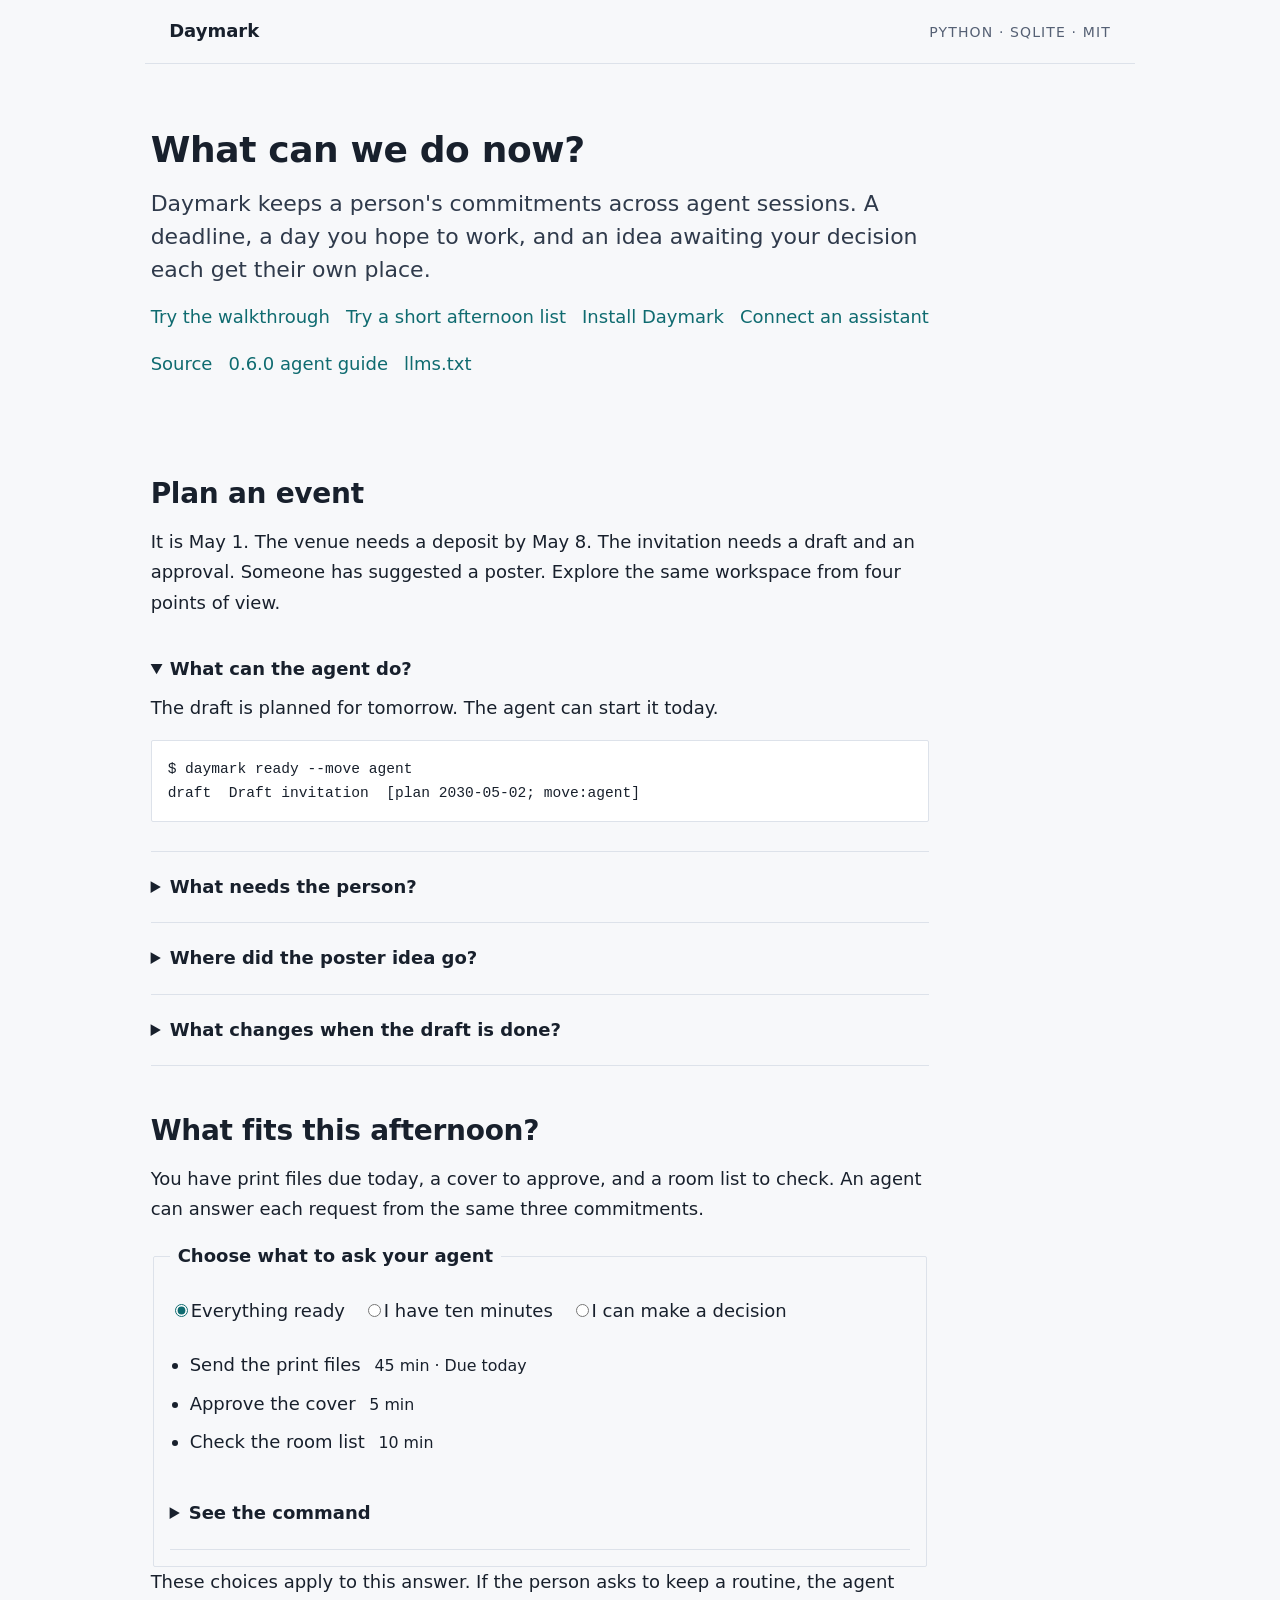
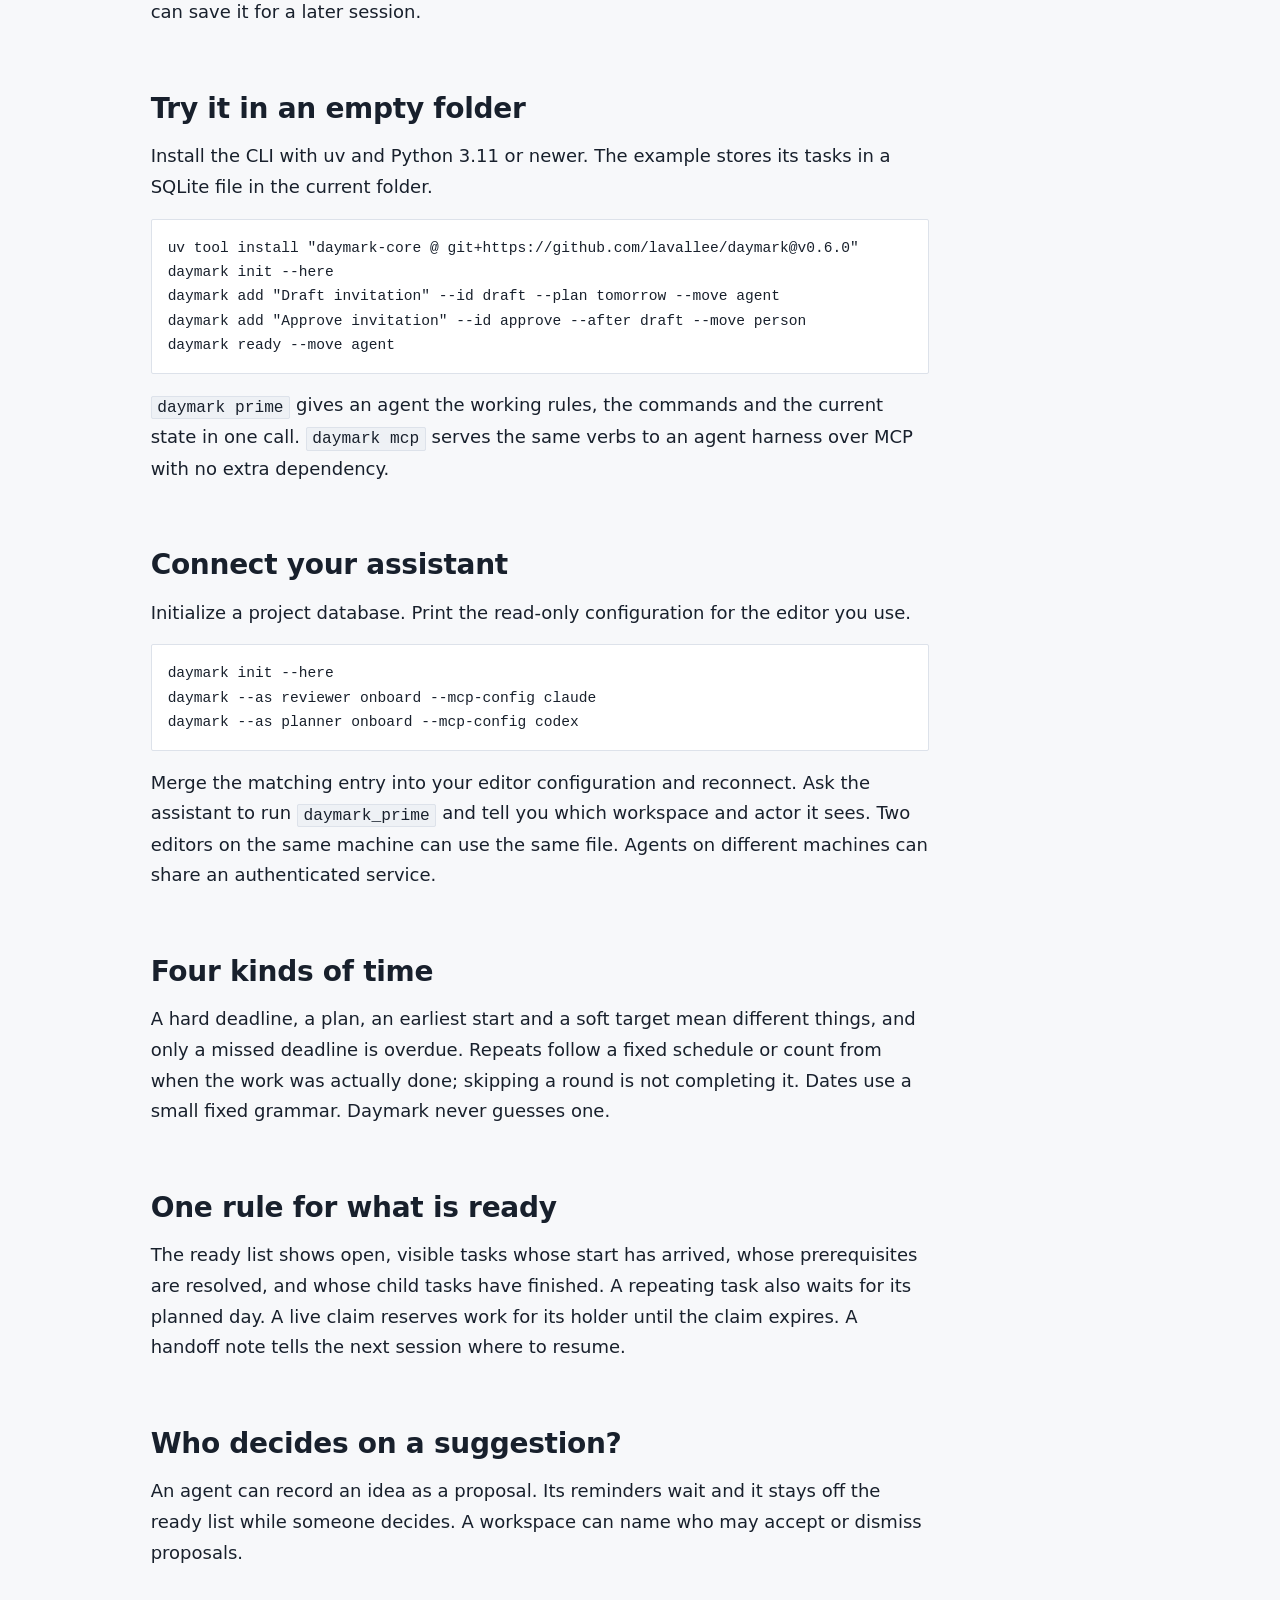
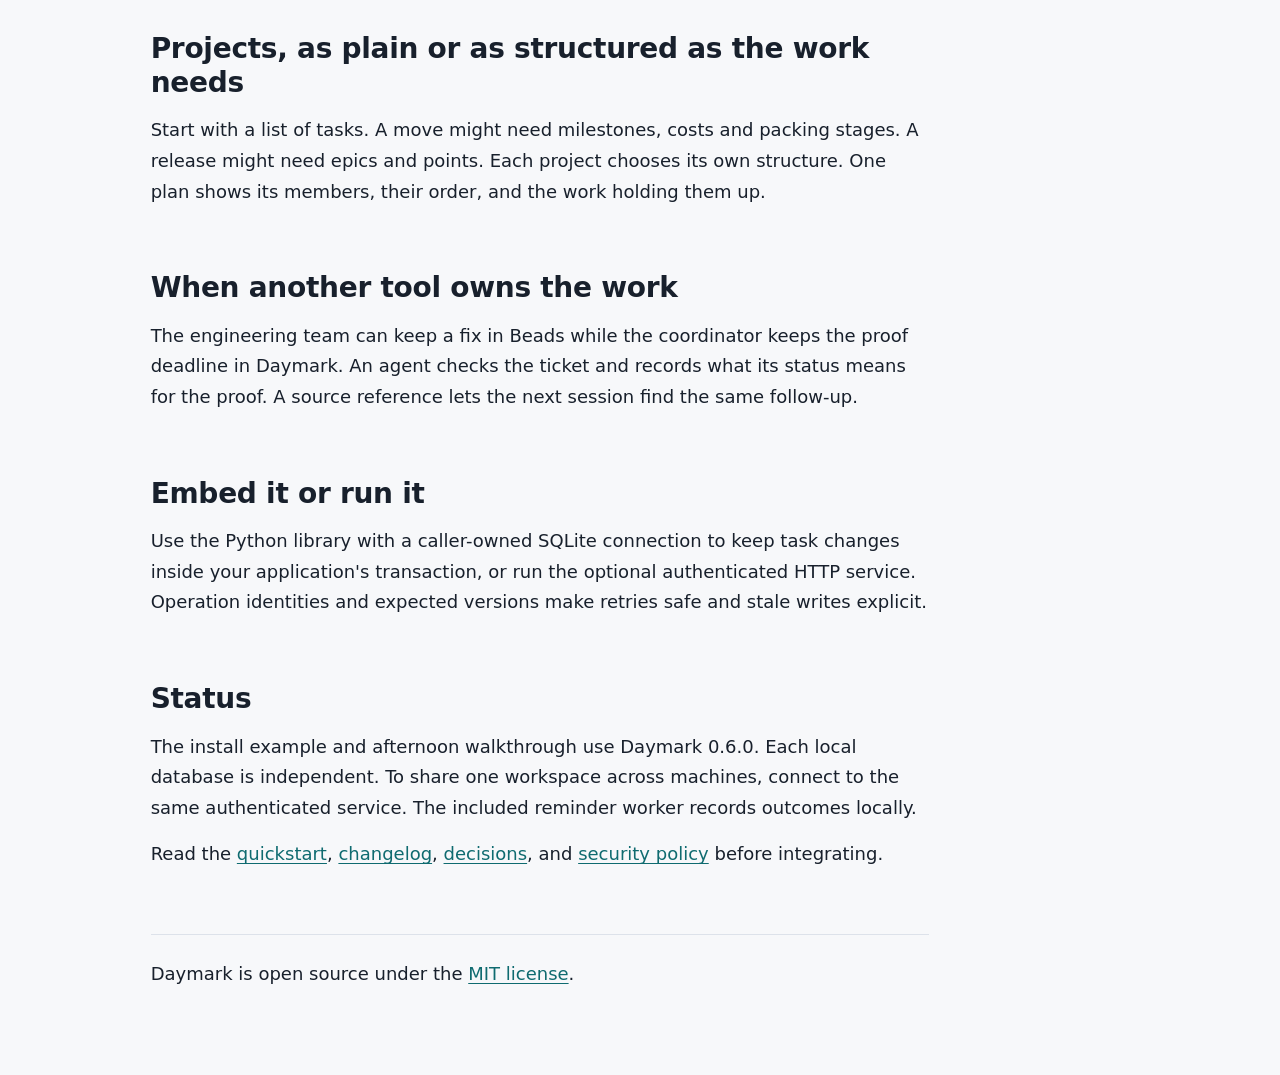
<file: index.html>
<!doctype html>
<html lang="en" data-look="ledger">
<head>
<meta charset="utf-8">
<meta name="viewport" content="width=device-width, initial-scale=1">
<meta name="description" content="Daymark is a task system for AI agents handling a person's projects and life: hard deadlines kept apart from plans, recurring work, one rule for what is ready now, and reminders. One SQLite file, no cloud.">
<title>Daymark — a task system that simplifies the complexities of real life</title>
<link rel="icon" href="lib/artoo-kit/favicon.svg" type="image/svg+xml">
<link rel="stylesheet" href="lib/artoo-kit/tokens.css">
<link rel="stylesheet" href="lib/artoo-kit/base.css">
<link rel="stylesheet" href="lib/artoo-kit/article.css">
<link rel="stylesheet" href="lib/artoo-kit/components.css">
<style>
pre { overflow-x: auto; padding: var(--sp-4); background: var(--surface); border: 1px solid var(--border); border-radius: var(--radius-sm); }
footer { margin-block: var(--sp-12); padding-block: var(--sp-6); border-top: 1px solid var(--border); }
main p a { text-decoration: underline; text-underline-offset: .15em; }
main pre { white-space: pre-wrap; overflow-wrap: anywhere; }
details { border-block-end: 1px solid var(--border); padding-block: var(--sp-3); }
summary { cursor: pointer; font-family: var(--font-ui); font-weight: 600; padding-block: var(--sp-2); }
summary:focus-visible { outline: 2px solid var(--accent); outline-offset: 3px; }
nav { display: flex; flex-wrap: wrap; gap: var(--sp-4); }
.situations { border: 1px solid var(--border); padding: var(--sp-4); border-radius: var(--radius-sm); }
.situations legend { font-weight: 600; padding-inline: var(--sp-2); }
.situations label { display: inline-block; cursor: pointer; padding: var(--sp-2) var(--sp-3) var(--sp-2) 0; }
.situations input { accent-color: var(--accent); }
.situation-result { display: none; margin-top: var(--sp-3); }
#choose-all:checked ~ #result-all, #choose-quick:checked ~ #result-quick, #choose-decide:checked ~ #result-decide { display: block; }
.situation-result ul { padding-inline-start: 1.25rem; }
.situation-result li { padding-block: var(--sp-1); }
.situation-result li span { display: inline-block; padding-inline-start: .5rem; font-size: .88em; }
@media (max-width: 40rem) { .situations label { width: calc(100% - 2.5rem); } }
</style>
</head>
<body>
<header class="article-masthead"><a class="article-masthead__name" href="#walkthrough">Daymark</a><span class="article-masthead__label">Python · SQLite · MIT</span></header>
<main class="article">
<div class="article-header"><h1>What can we do now?</h1><p class="article-dek">Daymark keeps a person's commitments across agent sessions. A deadline, a day you hope to work, and an idea awaiting your decision each get their own place.</p><nav aria-label="Project links"><a href="#walkthrough">Try the walkthrough</a><a href="#situation">Try a short afternoon list</a><a href="#start">Install Daymark</a><a href="#connect">Connect an assistant</a><a href="https://github.com/lavallee/daymark">Source</a><a href="https://github.com/lavallee/daymark/blob/v0.6.0/docs/agents.md">0.6.0 agent guide</a><a href="llms.txt">llms.txt</a></nav></div>
<!-- daymark:walkthrough -->
<section aria-labelledby="walkthrough"><h2 id="walkthrough">Plan an event</h2>
<p>It is May 1. The venue needs a deposit by May 8. The invitation needs a draft and an approval. Someone has suggested a poster. Explore the same workspace from four points of view.</p>
<details name="event-example" open>
<summary>What can the agent do?</summary>
<p>The draft is planned for tomorrow. The agent can start it today.</p>
<pre><code>$ daymark ready --move agent
draft  Draft invitation  [plan 2030-05-02; move:agent]</code></pre></details>
<details name="event-example">
<summary>What needs the person?</summary>
<p>The deposit has a hard cutoff. Approval will appear when the draft is complete.</p>
<pre><code>$ daymark ready --move person
deposit  Pay venue deposit  [due 2030-05-08; move:person]</code></pre></details>
<details name="event-example">
<summary>Where did the poster idea go?</summary>
<p>The agenda keeps the suggestion visible until the person decides.</p>
<pre><code>$ daymark agenda
2030-05-02
  draft  Draft invitation  [plan 2030-05-02; move:agent]
2030-05-08
  deposit  Pay venue deposit  [due 2030-05-08; move:person]
PROPOSED, awaiting a decision (1)
  poster  Design a poster  [proposed]
1 more later or undated; see `daymark ready`.</code></pre></details>
<details name="event-example">
<summary>What changes when the draft is done?</summary>
<p>Completing the draft releases the approval. The person can review it now.</p>
<pre><code>$ daymark done draft --note &quot;Draft is in the event folder.&quot;
$ daymark ready --move person
deposit  Pay venue deposit  [due 2030-05-08; move:person]
approve  Approve invitation  [move:person; after draft]</code></pre></details>
</section>
<section aria-labelledby="situation"><h2 id="situation">What fits this afternoon?</h2>
<p>You have print files due today, a cover to approve, and a room list to check. An agent can answer each request from the same three commitments.</p>
<fieldset class="situations"><legend>Choose what to ask your agent</legend>
<input type="radio" name="situation" id="choose-all" aria-controls="result-all" checked><label for="choose-all">Everything ready</label>
<input type="radio" name="situation" id="choose-quick" aria-controls="result-quick"><label for="choose-quick">I have ten minutes</label>
<input type="radio" name="situation" id="choose-decide" aria-controls="result-decide"><label for="choose-decide">I can make a decision</label>
<div class="situation-result" id="result-all" role="region" aria-label="Everything ready"><ul>
<li>Send the print files <span>45 min · Due today</span></li>
<li>Approve the cover <span>5 min</span></li>
<li>Check the room list <span>10 min</span></li>
</ul>
<details><summary>See the command</summary><pre><code>daymark ready</code></pre></details></div>
<div class="situation-result" id="result-quick" role="region" aria-label="I have ten minutes"><ul>
<li>Approve the cover <span>5 min</span></li>
<li>Check the room list <span>10 min</span></li>
</ul>
<p>2 tasks have individual estimates of 10 minutes or less. 1 task needs more time. </p>
<p>One omitted task has a hard deadline today or earlier. Send the print files</p>
<details><summary>See the command</summary><pre><code>daymark advise --profile plain --set time-fit.minutes=10</code></pre></details></div>
<div class="situation-result" id="result-decide" role="region" aria-label="I can make a decision"><ul>
<li>Approve the cover <span>5 min</span></li>
</ul>
<details><summary>See the command</summary><pre><code>daymark ready --move answer</code></pre></details></div>
</fieldset>
<p>These choices apply to this answer. If the person asks to keep a routine, the agent can save it for a later session.</p>
</section>
<!-- /daymark:walkthrough -->
<section aria-labelledby="start"><h2 id="start">Try it in an empty folder</h2><p>Install the CLI with uv and Python 3.11 or newer. The example stores its tasks in a SQLite file in the current folder.</p><pre><code>uv tool install "daymark-core @ git+https://github.com/lavallee/daymark@v0.6.0"
daymark init --here
daymark add "Draft invitation" --id draft --plan tomorrow --move agent
daymark add "Approve invitation" --id approve --after draft --move person
daymark ready --move agent</code></pre><p><code>daymark prime</code> gives an agent the working rules, the commands and the current state in one call. <code>daymark mcp</code> serves the same verbs to an agent harness over MCP with no extra dependency.</p></section>
<section aria-labelledby="connect"><h2 id="connect">Connect your assistant</h2>
<p>Initialize a project database. Print the read-only configuration for the editor you use.</p>
<pre><code>daymark init --here
daymark --as reviewer onboard --mcp-config claude
daymark --as planner onboard --mcp-config codex</code></pre>
<p>Merge the matching entry into your editor configuration and reconnect. Ask the assistant to run <code>daymark_prime</code> and tell you which workspace and actor it sees. Two editors on the same machine can use the same file. Agents on different machines can share an authenticated service.</p></section>
<section aria-labelledby="timing"><h2 id="timing">Four kinds of time</h2><p>A hard deadline, a plan, an earliest start and a soft target mean different things, and only a missed deadline is overdue. Repeats follow a fixed schedule or count from when the work was actually done; skipping a round is not completing it. Dates use a small fixed grammar. Daymark never guesses one.</p></section>
<section aria-labelledby="ready"><h2 id="ready">One rule for what is ready</h2><p>The ready list shows open, visible tasks whose start has arrived, whose prerequisites are resolved, and whose child tasks have finished. A repeating task also waits for its planned day. A live claim reserves work for its holder until the claim expires. A handoff note tells the next session where to resume.</p></section>
<section aria-labelledby="consent"><h2 id="consent">Who decides on a suggestion?</h2><p>An agent can record an idea as a proposal. Its reminders wait and it stays off the ready list while someone decides. A workspace can name who may accept or dismiss proposals.</p></section>
<section aria-labelledby="projects"><h2 id="projects">Projects, as plain or as structured as the work needs</h2><p>Start with a list of tasks. A move might need milestones, costs and packing stages. A release might need epics and points. Each project chooses its own structure. One plan shows its members, their order, and the work holding them up.</p></section>
<section aria-labelledby="existing-tools"><h2 id="existing-tools">When another tool owns the work</h2><p>The engineering team can keep a fix in Beads while the coordinator keeps the proof deadline in Daymark. An agent checks the ticket and records what its status means for the proof. A source reference lets the next session find the same follow-up.</p></section>
<section aria-labelledby="embed"><h2 id="embed">Embed it or run it</h2><p>Use the Python library with a caller-owned SQLite connection to keep task changes inside your application's transaction, or run the optional authenticated HTTP service. Operation identities and expected versions make retries safe and stale writes explicit.</p></section>
<section aria-labelledby="status"><h2 id="status">Status</h2><p>The install example and afternoon walkthrough use Daymark 0.6.0. Each local database is independent. To share one workspace across machines, connect to the same authenticated service. The included reminder worker records outcomes locally.</p><p>Read the <a href="https://github.com/lavallee/daymark/blob/main/README.md">quickstart</a>, <a href="https://github.com/lavallee/daymark/blob/main/CHANGELOG.md">changelog</a>, <a href="https://github.com/lavallee/daymark/blob/main/docs/decisions.md">decisions</a>, and <a href="https://github.com/lavallee/daymark/blob/main/SECURITY.md">security policy</a> before integrating.</p></section>
<footer><p>Daymark is open source under the <a href="https://github.com/lavallee/daymark/blob/main/LICENSE">MIT license</a>.</p></footer>
</main>
</body>
</html>
</file>
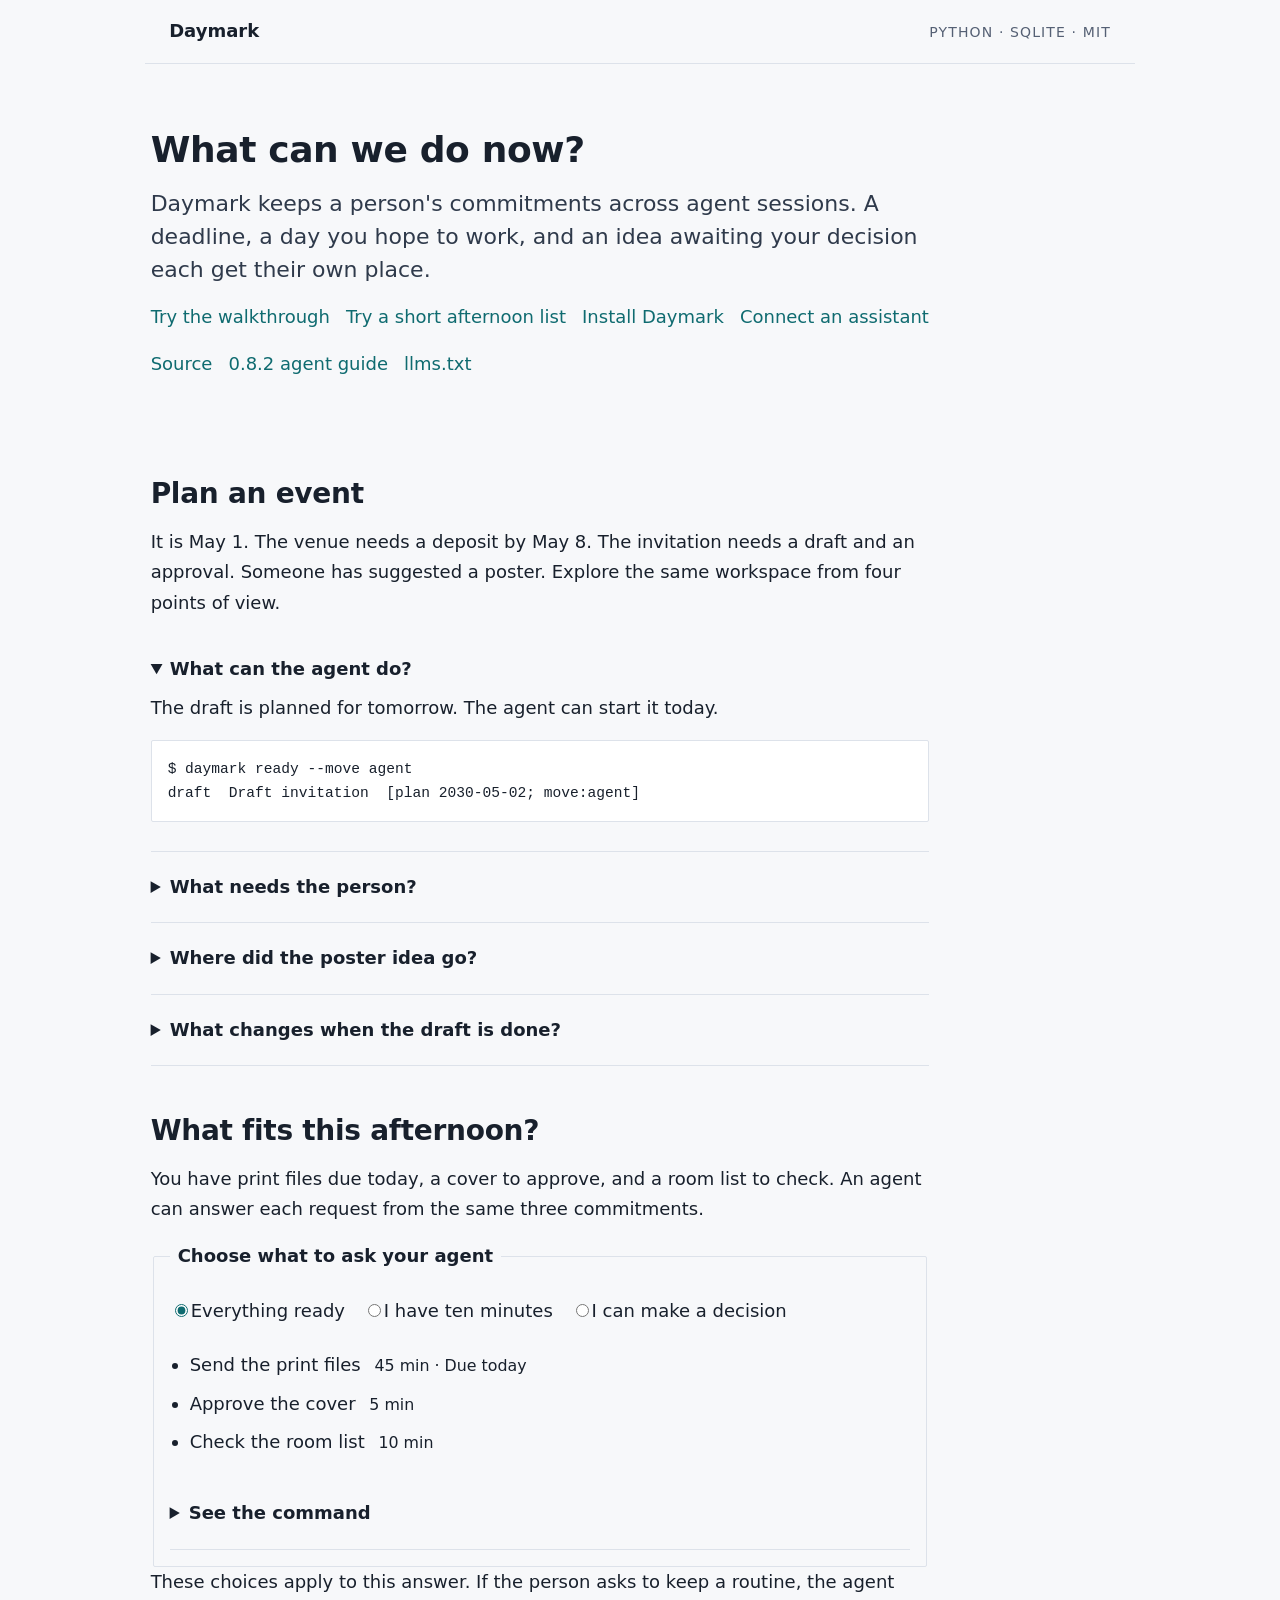
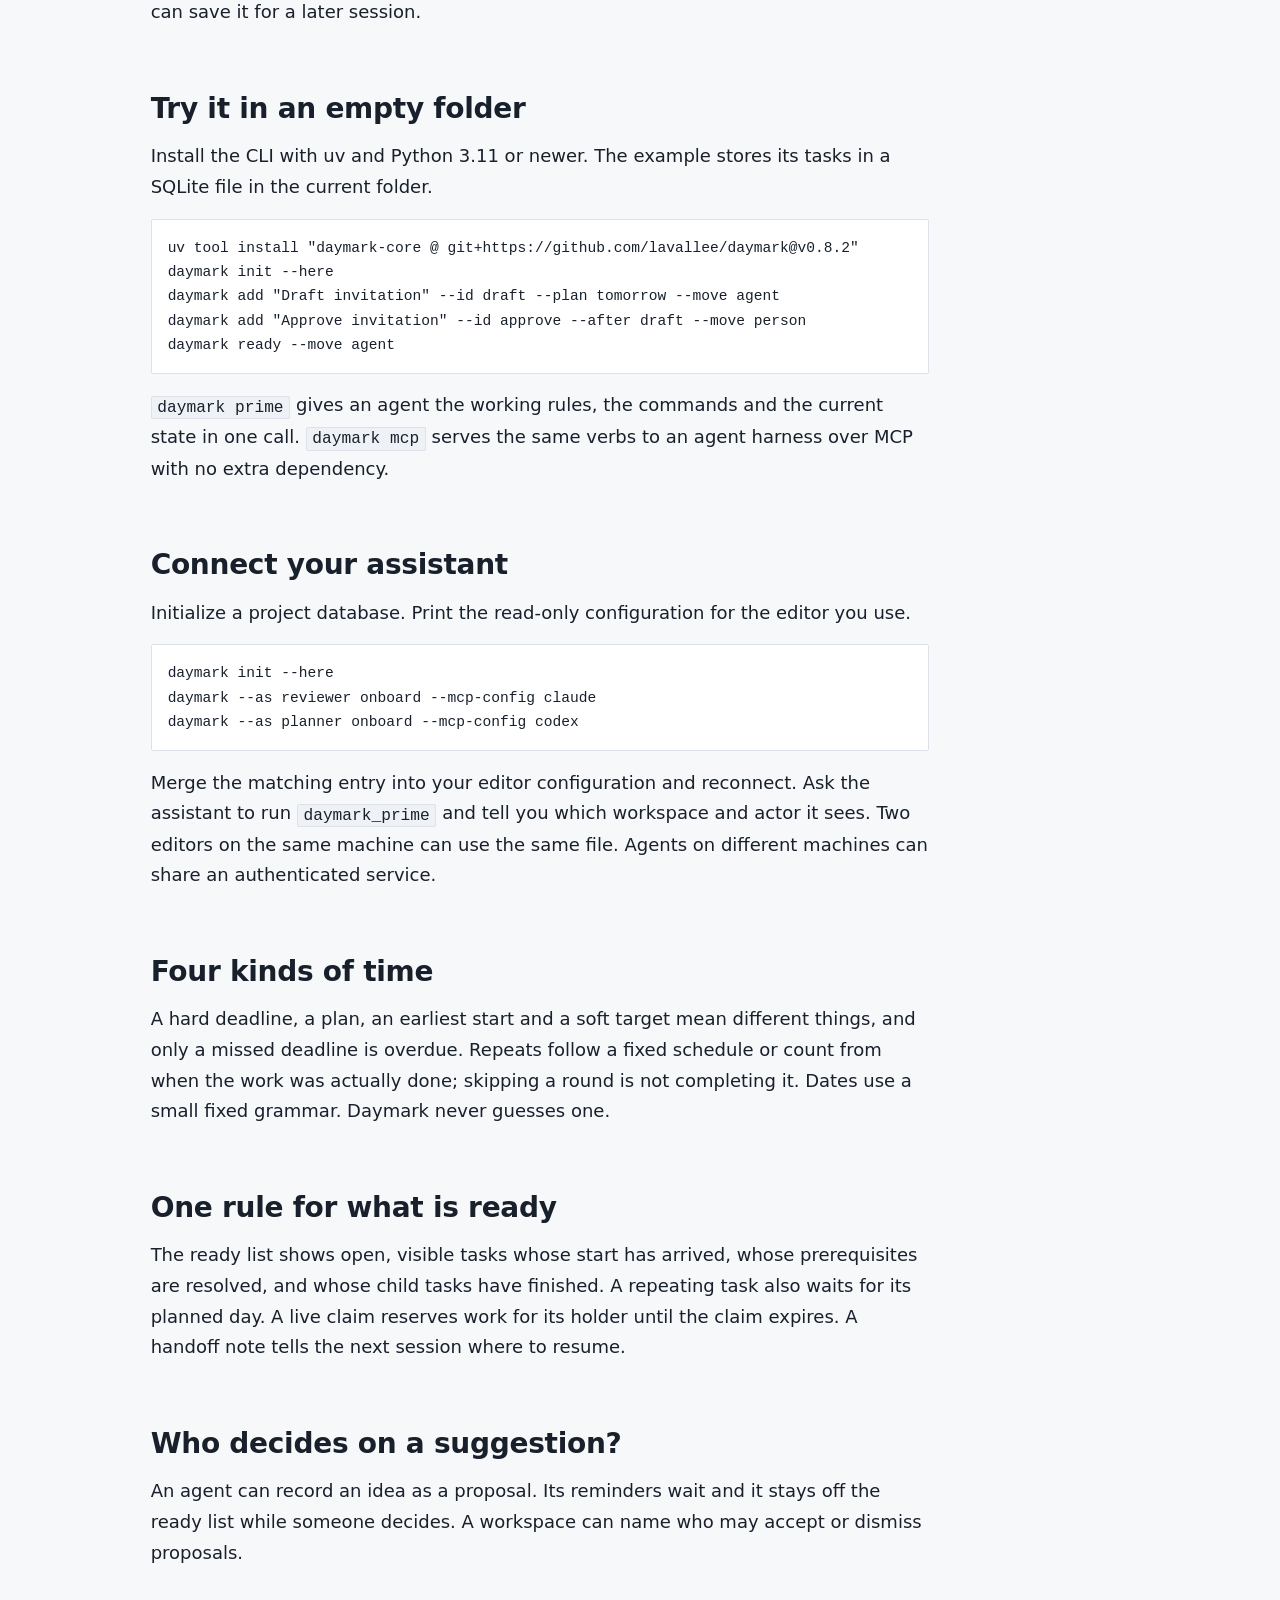
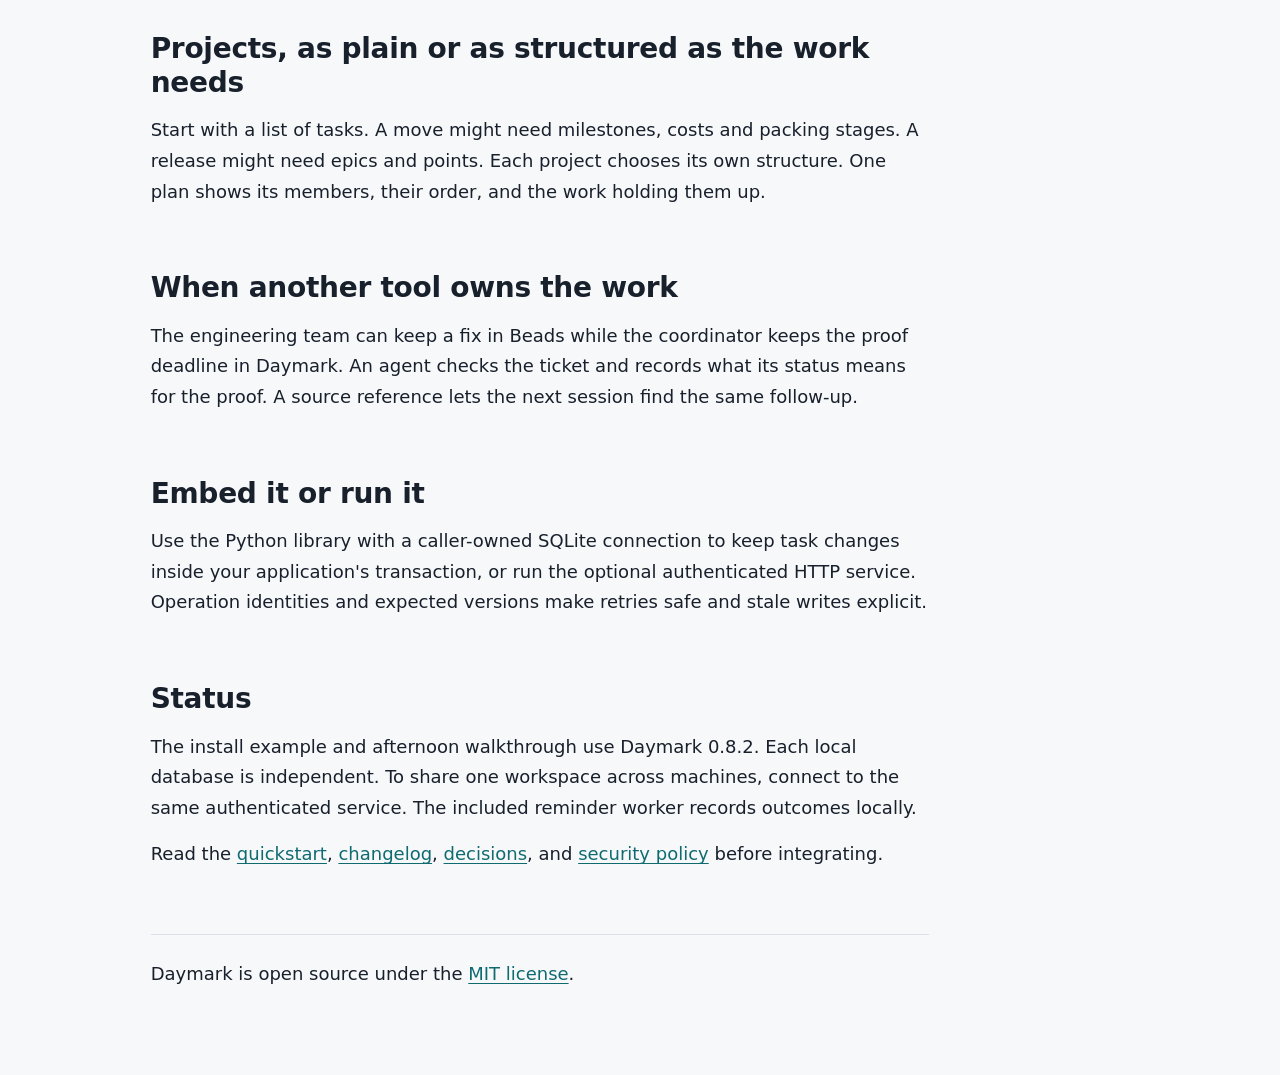
<file: docs/index.html>
<!doctype html>
<html lang="en" data-look="ledger">
<head>
<meta charset="utf-8">
<meta name="viewport" content="width=device-width, initial-scale=1">
<meta name="description" content="Daymark is a task system for AI agents handling a person's projects and life: hard deadlines kept apart from plans, recurring work, one rule for what is ready now, and reminders. One SQLite file, no cloud.">
<title>Daymark — a task system that simplifies the complexities of real life</title>
<link rel="icon" href="lib/artoo-kit/favicon.svg" type="image/svg+xml">
<link rel="stylesheet" href="lib/artoo-kit/tokens.css">
<link rel="stylesheet" href="lib/artoo-kit/base.css">
<link rel="stylesheet" href="lib/artoo-kit/article.css">
<link rel="stylesheet" href="lib/artoo-kit/components.css">
<style>
pre { overflow-x: auto; padding: var(--sp-4); background: var(--surface); border: 1px solid var(--border); border-radius: var(--radius-sm); }
footer { margin-block: var(--sp-12); padding-block: var(--sp-6); border-top: 1px solid var(--border); }
main p a { text-decoration: underline; text-underline-offset: .15em; }
main pre { white-space: pre-wrap; overflow-wrap: anywhere; }
details { border-block-end: 1px solid var(--border); padding-block: var(--sp-3); }
summary { cursor: pointer; font-family: var(--font-ui); font-weight: 600; padding-block: var(--sp-2); }
summary:focus-visible { outline: 2px solid var(--accent); outline-offset: 3px; }
nav { display: flex; flex-wrap: wrap; gap: var(--sp-4); }
.situations { border: 1px solid var(--border); padding: var(--sp-4); border-radius: var(--radius-sm); }
.situations legend { font-weight: 600; padding-inline: var(--sp-2); }
.situations label { display: inline-block; cursor: pointer; padding: var(--sp-2) var(--sp-3) var(--sp-2) 0; }
.situations input { accent-color: var(--accent); }
.situation-result { display: none; margin-top: var(--sp-3); }
#choose-all:checked ~ #result-all, #choose-quick:checked ~ #result-quick, #choose-decide:checked ~ #result-decide { display: block; }
.situation-result ul { padding-inline-start: 1.25rem; }
.situation-result li { padding-block: var(--sp-1); }
.situation-result li span { display: inline-block; padding-inline-start: .5rem; font-size: .88em; }
@media (max-width: 40rem) { .situations label { width: calc(100% - 2.5rem); } }
</style>
</head>
<body>
<header class="article-masthead"><a class="article-masthead__name" href="#walkthrough">Daymark</a><span class="article-masthead__label">Python · SQLite · MIT</span></header>
<main class="article">
<div class="article-header"><h1>What can we do now?</h1><p class="article-dek">Daymark keeps a person's commitments across agent sessions. A deadline, a day you hope to work, and an idea awaiting your decision each get their own place.</p><nav aria-label="Project links"><a href="#walkthrough">Try the walkthrough</a><a href="#situation">Try a short afternoon list</a><a href="#start">Install Daymark</a><a href="#connect">Connect an assistant</a><a href="https://github.com/lavallee/daymark">Source</a><a href="https://github.com/lavallee/daymark/blob/v0.8.2/docs/agents.md">0.8.2 agent guide</a><a href="llms.txt">llms.txt</a></nav></div>
<!-- daymark:walkthrough -->
<section aria-labelledby="walkthrough"><h2 id="walkthrough">Plan an event</h2>
<p>It is May 1. The venue needs a deposit by May 8. The invitation needs a draft and an approval. Someone has suggested a poster. Explore the same workspace from four points of view.</p>
<details name="event-example" open>
<summary>What can the agent do?</summary>
<p>The draft is planned for tomorrow. The agent can start it today.</p>
<pre><code>$ daymark ready --move agent
draft  Draft invitation  [plan 2030-05-02; move:agent]</code></pre></details>
<details name="event-example">
<summary>What needs the person?</summary>
<p>The deposit has a hard cutoff. Approval will appear when the draft is complete.</p>
<pre><code>$ daymark ready --move person
deposit  Pay venue deposit  [due 2030-05-08; move:person]</code></pre></details>
<details name="event-example">
<summary>Where did the poster idea go?</summary>
<p>The agenda keeps the suggestion visible until the person decides.</p>
<pre><code>$ daymark agenda
2030-05-02
  draft  Draft invitation  [plan 2030-05-02; move:agent]
2030-05-08
  deposit  Pay venue deposit  [due 2030-05-08; move:person]
PROPOSED, awaiting a decision (1)
  poster  Design a poster  [proposed]
1 more later or undated; see `daymark ready`.</code></pre></details>
<details name="event-example">
<summary>What changes when the draft is done?</summary>
<p>Completing the draft releases the approval. The person can review it now.</p>
<pre><code>$ daymark done draft --note &quot;Draft is in the event folder.&quot;
$ daymark ready --move person
deposit  Pay venue deposit  [due 2030-05-08; move:person]
approve  Approve invitation  [move:person; after draft]</code></pre></details>
</section>
<section aria-labelledby="situation"><h2 id="situation">What fits this afternoon?</h2>
<p>You have print files due today, a cover to approve, and a room list to check. An agent can answer each request from the same three commitments.</p>
<fieldset class="situations"><legend>Choose what to ask your agent</legend>
<input type="radio" name="situation" id="choose-all" aria-controls="result-all" checked><label for="choose-all">Everything ready</label>
<input type="radio" name="situation" id="choose-quick" aria-controls="result-quick"><label for="choose-quick">I have ten minutes</label>
<input type="radio" name="situation" id="choose-decide" aria-controls="result-decide"><label for="choose-decide">I can make a decision</label>
<div class="situation-result" id="result-all" role="region" aria-label="Everything ready"><ul>
<li>Send the print files <span>45 min · Due today</span></li>
<li>Approve the cover <span>5 min</span></li>
<li>Check the room list <span>10 min</span></li>
</ul>
<details><summary>See the command</summary><pre><code>daymark ready</code></pre></details></div>
<div class="situation-result" id="result-quick" role="region" aria-label="I have ten minutes"><ul>
<li>Approve the cover <span>5 min</span></li>
<li>Check the room list <span>10 min</span></li>
</ul>
<p>2 tasks have individual estimates of 10 minutes or less. 1 task needs more time. </p>
<p>One omitted task has a hard deadline today or earlier. Send the print files</p>
<details><summary>See the command</summary><pre><code>daymark advise --profile plain --set time-fit.minutes=10</code></pre></details></div>
<div class="situation-result" id="result-decide" role="region" aria-label="I can make a decision"><ul>
<li>Approve the cover <span>5 min</span></li>
</ul>
<details><summary>See the command</summary><pre><code>daymark ready --move answer</code></pre></details></div>
</fieldset>
<p>These choices apply to this answer. If the person asks to keep a routine, the agent can save it for a later session.</p>
</section>
<!-- /daymark:walkthrough -->
<section aria-labelledby="start"><h2 id="start">Try it in an empty folder</h2><p>Install the CLI with uv and Python 3.11 or newer. The example stores its tasks in a SQLite file in the current folder.</p><pre><code>uv tool install "daymark-core @ git+https://github.com/lavallee/daymark@v0.8.2"
daymark init --here
daymark add "Draft invitation" --id draft --plan tomorrow --move agent
daymark add "Approve invitation" --id approve --after draft --move person
daymark ready --move agent</code></pre><p><code>daymark prime</code> gives an agent the working rules, the commands and the current state in one call. <code>daymark mcp</code> serves the same verbs to an agent harness over MCP with no extra dependency.</p></section>
<section aria-labelledby="connect"><h2 id="connect">Connect your assistant</h2>
<p>Initialize a project database. Print the read-only configuration for the editor you use.</p>
<pre><code>daymark init --here
daymark --as reviewer onboard --mcp-config claude
daymark --as planner onboard --mcp-config codex</code></pre>
<p>Merge the matching entry into your editor configuration and reconnect. Ask the assistant to run <code>daymark_prime</code> and tell you which workspace and actor it sees. Two editors on the same machine can use the same file. Agents on different machines can share an authenticated service.</p></section>
<section aria-labelledby="timing"><h2 id="timing">Four kinds of time</h2><p>A hard deadline, a plan, an earliest start and a soft target mean different things, and only a missed deadline is overdue. Repeats follow a fixed schedule or count from when the work was actually done; skipping a round is not completing it. Dates use a small fixed grammar. Daymark never guesses one.</p></section>
<section aria-labelledby="ready"><h2 id="ready">One rule for what is ready</h2><p>The ready list shows open, visible tasks whose start has arrived, whose prerequisites are resolved, and whose child tasks have finished. A repeating task also waits for its planned day. A live claim reserves work for its holder until the claim expires. A handoff note tells the next session where to resume.</p></section>
<section aria-labelledby="consent"><h2 id="consent">Who decides on a suggestion?</h2><p>An agent can record an idea as a proposal. Its reminders wait and it stays off the ready list while someone decides. A workspace can name who may accept or dismiss proposals.</p></section>
<section aria-labelledby="projects"><h2 id="projects">Projects, as plain or as structured as the work needs</h2><p>Start with a list of tasks. A move might need milestones, costs and packing stages. A release might need epics and points. Each project chooses its own structure. One plan shows its members, their order, and the work holding them up.</p></section>
<section aria-labelledby="existing-tools"><h2 id="existing-tools">When another tool owns the work</h2><p>The engineering team can keep a fix in Beads while the coordinator keeps the proof deadline in Daymark. An agent checks the ticket and records what its status means for the proof. A source reference lets the next session find the same follow-up.</p></section>
<section aria-labelledby="embed"><h2 id="embed">Embed it or run it</h2><p>Use the Python library with a caller-owned SQLite connection to keep task changes inside your application's transaction, or run the optional authenticated HTTP service. Operation identities and expected versions make retries safe and stale writes explicit.</p></section>
<section aria-labelledby="status"><h2 id="status">Status</h2><p>The install example and afternoon walkthrough use Daymark 0.8.2. Each local database is independent. To share one workspace across machines, connect to the same authenticated service. The included reminder worker records outcomes locally.</p><p>Read the <a href="https://github.com/lavallee/daymark/blob/main/README.md">quickstart</a>, <a href="https://github.com/lavallee/daymark/blob/main/CHANGELOG.md">changelog</a>, <a href="https://github.com/lavallee/daymark/blob/main/docs/decisions.md">decisions</a>, and <a href="https://github.com/lavallee/daymark/blob/main/SECURITY.md">security policy</a> before integrating.</p></section>
<footer><p>Daymark is open source under the <a href="https://github.com/lavallee/daymark/blob/main/LICENSE">MIT license</a>.</p></footer>
</main>
</body>
</html>
</file>
<file: lib/artoo-kit/tokens.css>
/* artoo-kit tokens — Artoo's accessible public-artifact foundation. Light is the
   default; dark is available only through an explicit [data-theme="dark"]. */

:root {
  /* primitives */
  --p-zinc-950: #0c0d10;
  --p-zinc-900: #16181d;
  --p-zinc-850: #1c1f26;
  --p-zinc-800: #23262f;
  --p-zinc-700: #33374233;
  --p-zinc-400: #9aa1ad;
  --p-zinc-300: #b8bec9;
  --p-zinc-100: #e8eaee;
  --p-cream-50: #faf7f2;
  --p-cream-100: #f3efe7;
  --p-cream-200: #e9e3d7;
  --p-ink-900: #1f2430;
  --p-ink-600: #4a5264;
  --p-accent-400: #7aa2f7;
  --p-accent-500: #5b87e0;
  --p-accent-600: #3e63b4;
  --p-green-400: #4fbf8f;
  --p-amber-400: #d9a441;
  --p-red-400: #e06c60;

  /* chart palette — Okabe–Ito, colorblind-safe, order = draw order */
  --chart-1: #56b4e9;
  --chart-2: #e69f00;
  --chart-3: #009e73;
  --chart-4: #cc79a7;
  --chart-5: #0072b2;
  --chart-6: #d55e00;
  --chart-7: #f0e442;
  --chart-8: #999999;

  /* semantic — explicit light editorial default */
  --bg: var(--p-cream-50);
  --surface: #ffffff;
  --surface-2: var(--p-cream-100);
  --border: var(--p-cream-200);
  --border-strong: #d8d0bf;
  --text: var(--p-ink-900);
  --text-2: #333a49;
  --muted: var(--p-ink-600);
  --accent: var(--p-accent-600);
  --accent-strong: var(--p-accent-500);
  --success: #277553;
  --warn: #8a5a00;
  --danger: #a33b32;
  --code-bg: #f0ece3;
  --selection: #c7d7f5;

  /* editorial type roles — offline system stacks only */
  --font-prose: Charter, "Bitstream Charter", "Sitka Text", Cambria, Georgia, serif;
  --font-display: "Iowan Old Style", Palatino, "Palatino Linotype", Georgia, serif;
  --font-ui: ui-sans-serif, system-ui, "Segoe UI", Roboto, "Helvetica Neue", Arial, sans-serif;
  --font-numeric: ui-monospace, "SF Mono", "Cascadia Code", Menlo, Consolas, monospace;

  /* compatibility aliases for already-authored pages that opt into this kit */
  --font-sans: var(--font-ui);
  --font-serif: var(--font-prose);
  --font-mono: var(--font-numeric);

  --text-xs: 0.75rem;
  --text-sm: 0.875rem;
  --text-base: 1rem;
  --text-lg: 1.125rem;
  --text-xl: 1.375rem;
  --text-2xl: 1.75rem;
  --text-3xl: 2.25rem;
  --text-4xl: 3rem;

  --leading-tight: 1.2;
  --leading-normal: 1.5;
  --leading-relaxed: 1.7;

  /* 4px spacing grid */
  --sp-1: 0.25rem;
  --sp-2: 0.5rem;
  --sp-3: 0.75rem;
  --sp-4: 1rem;
  --sp-6: 1.5rem;
  --sp-8: 2rem;
  --sp-12: 3rem;
  --sp-16: 4rem;
  --sp-24: 6rem;

  /* shape and motion */
  --radius-sm: 4px;
  --radius: 8px;
  --radius-lg: 14px;
  --ease: cubic-bezier(0.2, 0, 0, 1);
  --dur-fast: 120ms;
  --dur: 200ms;

  --measure: 68ch;      /* prose line length */
  --margin-col: 200px;  /* article margin-note gutter */

  color-scheme: light;
}

[data-theme="dark"] {
  --bg: var(--p-zinc-950);
  --surface: var(--p-zinc-900);
  --surface-2: var(--p-zinc-850);
  --border: #2c3038;
  --border-strong: #3a3f4a;
  --text: var(--p-zinc-100);
  --text-2: var(--p-zinc-300);
  --muted: var(--p-zinc-400);
  --accent: var(--p-accent-400);
  --accent-strong: var(--p-accent-500);
  --success: var(--p-green-400);
  --warn: var(--p-amber-400);
  --danger: var(--p-red-400);
  --code-bg: #14161b;
  --selection: #2b4a86;
  color-scheme: dark;
}

/* -- looks ------------------------------------------------------------------
   A look is a named set of token overrides: `look = "ledger"` in artifact.toml
   puts data-look on <html>. The kit owns the floor (spacing, type scale,
   components); a look supplies the face, so two artifacts built from the same
   blocks do not have to look like one product. Every look keeps text, muted,
   and accent at WCAG AA or better on bg, surface, and surface-2, in light and
   dark. The default ("editorial") is the :root palette above. */

/* ledger — cool paper, sans throughout, tight radii: dense reports and data */
[data-look="ledger"] {
  --bg: #f7f8fa;
  --surface: #ffffff;
  --surface-2: #eef1f5;
  --border: #dde2ea;
  --border-strong: #c5ccd8;
  --text: #18202c;
  --text-2: #2f3a4b;
  --muted: #556074;
  --accent: #0f6b70;
  --accent-strong: #0b5559;
  --code-bg: #eef1f5;
  --selection: #bfe3e4;
  --font-prose: var(--font-ui);
  --font-display: var(--font-ui);
  --radius-sm: 2px;
  --radius: 4px;
  --radius-lg: 6px;
}

[data-look="ledger"][data-theme="dark"] {
  --bg: #0d1117;
  --surface: #151b23;
  --surface-2: #1b222c;
  --border: #2a323d;
  --border-strong: #38414d;
  --text: #e6eaf0;
  --text-2: #c3cad5;
  --muted: #8e98a7;
  --accent: #4fc1c6;
  --accent-strong: #7fd6d9;
  --code-bg: #11161d;
  --selection: #1d4f52;
}

/* broadsheet — white newsprint, high-contrast serif, one red, square corners */
[data-look="broadsheet"] {
  --bg: #ffffff;
  --surface: #ffffff;
  --surface-2: #f4f4f2;
  --border: #e2e2de;
  --border-strong: #1a1a1a;
  --text: #111111;
  --text-2: #2b2b2b;
  --muted: #5c5c5c;
  --accent: #b3261e;
  --accent-strong: #8e1d17;
  --code-bg: #f4f4f2;
  --selection: #f6c9c5;
  --font-prose: Georgia, "Times New Roman", Times, serif;
  --font-display: "Bodoni 72", Didot, "Big Caslon", "Times New Roman", Georgia, serif;
  --radius-sm: 0;
  --radius: 0;
  --radius-lg: 0;
}

[data-look="broadsheet"][data-theme="dark"] {
  --bg: #121212;
  --surface: #1a1a1a;
  --surface-2: #222222;
  --border: #2e2e2e;
  --border-strong: #e0e0dc;
  --text: #f2f2f0;
  --text-2: #d4d4d0;
  --muted: #a3a3a0;
  --accent: #ff7a6e;
  --accent-strong: #ff9c93;
  --code-bg: #1a1a1a;
  --selection: #5a2622;
}

/* field — warm and soft, sans prose, olive accent, generous radii: explainers */
[data-look="field"] {
  --bg: #f6f4ec;
  --surface: #fffdf7;
  --surface-2: #efece0;
  --border: #e2ddca;
  --border-strong: #cfc7ad;
  --text: #23261c;
  --text-2: #3a3e30;
  --muted: #5d624f;
  --accent: #4a671d;
  --accent-strong: #3a5216;
  --code-bg: #efece0;
  --selection: #dbe6c2;
  --font-prose: var(--font-ui);
  --font-display: "Avenir Next", Avenir, "Segoe UI", ui-sans-serif, system-ui, sans-serif;
  --radius-sm: 6px;
  --radius: 10px;
  --radius-lg: 18px;
}

[data-look="field"][data-theme="dark"] {
  --bg: #14160f;
  --surface: #1c1f16;
  --surface-2: #23271c;
  --border: #33382a;
  --border-strong: #454b39;
  --text: #ecebe1;
  --text-2: #cfd0c0;
  --muted: #a6a893;
  --accent: #a9c96b;
  --accent-strong: #c3dd90;
  --code-bg: #191c13;
  --selection: #3d4a24;
}

@media (prefers-reduced-motion: reduce) {
  :root {
    --dur-fast: 0ms;
    --dur: 0ms;
  }
}
</file>
<file: lib/artoo-kit/base.css>
/* artoo-kit base — resets and page defaults. Import order:
   tokens.css, base.css, then article.css / components.css as needed. */

*,
*::before,
*::after {
  box-sizing: border-box;
}

html {
  -webkit-text-size-adjust: 100%;
}

body {
  margin: 0;
  background: var(--bg);
  color: var(--text);
  font-family: var(--font-prose);
  font-size: var(--text-lg);
  line-height: var(--leading-relaxed);
  -webkit-font-smoothing: antialiased;
}

::selection {
  background: var(--selection);
}

h1, h2, h3, h4 {
  color: var(--text);
  line-height: var(--leading-tight);
  margin: 0 0 var(--sp-4);
  font-weight: 650;
  letter-spacing: -0.01em;
  font-family: var(--font-display);
}

h1 { font-size: var(--text-3xl); }
h2 { font-size: var(--text-2xl); margin-top: var(--sp-12); }
h3 { font-size: var(--text-xl); margin-top: var(--sp-8); }
h4 { font-size: var(--text-lg); margin-top: var(--sp-6); }

p, ul, ol {
  margin: 0 0 var(--sp-4);
}

a {
  color: var(--accent);
  text-decoration: none;
  border-bottom: 1px solid transparent;
  transition: border-color var(--dur-fast) var(--ease);
}

a:hover {
  border-bottom-color: var(--accent);
}

strong { font-weight: 650; }

hr {
  border: 0;
  border-top: 1px solid var(--border);
  margin: var(--sp-8) 0;
}

img, svg, video {
  max-width: 100%;
  height: auto;
}

code, kbd, pre, samp {
  font-family: var(--font-numeric);
  font-size: 0.9em;
}

code {
  background: var(--code-bg);
  border: 1px solid var(--border);
  border-radius: var(--radius-sm);
  padding: 0.1em 0.35em;
}

pre {
  background: var(--code-bg);
  border: 1px solid var(--border);
  border-radius: var(--radius);
  padding: var(--sp-4);
  overflow-x: auto;
  line-height: var(--leading-normal);
}

pre code {
  background: none;
  border: 0;
  padding: 0;
}

kbd {
  background: var(--surface-2);
  border: 1px solid var(--border-strong);
  border-bottom-width: 2px;
  border-radius: var(--radius-sm);
  padding: 0.05em 0.4em;
  font-size: var(--text-xs);
}

blockquote {
  margin: var(--sp-6) 0;
  padding-left: var(--sp-4);
  border-left: 3px solid var(--border-strong);
  color: var(--text-2);
}

table {
  border-collapse: collapse;
  width: 100%;
  margin: var(--sp-6) 0;
  font-size: var(--text-sm);
}

/* A long word or bare URL in prose breaks only when it would otherwise widen the page on a phone. */
p, li, dd, blockquote, figcaption, td, th {
  overflow-wrap: break-word;
}

/* Long inline code (a command, an env var) wraps instead of widening the page on a phone. */
:not(pre) > code {
  overflow-wrap: anywhere;
}

th, td {
  text-align: left;
  padding: var(--sp-2) var(--sp-3);
  border-bottom: 1px solid var(--border);
  vertical-align: top;
}

th {
  color: var(--muted);
  font-weight: 600;
  font-size: var(--text-xs);
  text-transform: uppercase;
  letter-spacing: 0.05em;
  font-family: var(--font-ui);
}

.numeric,
[data-numeric] {
  font-family: var(--font-numeric);
  font-variant-numeric: tabular-nums;
}

figure {
  margin: var(--sp-8) 0;
}

figcaption {
  color: var(--muted);
  font-size: var(--text-sm);
  margin-top: var(--sp-2);
}

@media print {
  body { background: #fff; color: #111; }
  nav, .no-print { display: none !important; }
}
</file>
<file: lib/artoo-kit/article.css>
/* artoo-kit article layout — long-form prose with a margin-note gutter.

   The grid has four named zones:
     [full] [breakout] [prose] [margin]
   Children default to the prose column (max var(--measure)). Wrappers:
     .article-full       edge-to-edge
     .article-breakout   wider than prose, centered
     .article-marginnote right-gutter note (collapses inline on mobile)
     .article-pullquote  large quote, breakout width
*/

.article {
  display: grid;
  grid-template-columns:
    [full-start] minmax(var(--sp-4), 1fr)
    [breakout-start] minmax(0, 6rem)
    [prose-start] min(var(--measure), calc(100% - 2 * var(--sp-4))) [prose-end]
    minmax(var(--sp-6), 6rem) [breakout-end]
    minmax(0, var(--margin-col)) [margin-end]
    minmax(var(--sp-4), 1fr) [full-end];
  row-gap: 0;
}

.article > * {
  grid-column: prose;
  min-width: 0;
}

.article-full { grid-column: full; }
.article-breakout { grid-column: breakout; }

.article-masthead {
  max-width: calc(var(--measure) + 24rem);
  margin: 0 auto;
  padding: var(--sp-4) var(--sp-6);
  display: flex;
  justify-content: space-between;
  align-items: baseline;
  gap: var(--sp-4);
  border-bottom: 1px solid var(--border);
  font-family: var(--font-ui);
  font-size: var(--text-sm);
}

.article-masthead__name {
  color: var(--text);
  font-family: var(--font-display);
  font-size: var(--text-lg);
  font-weight: 650;
  border: 0;
}

.article-masthead__label {
  color: var(--muted);
  text-transform: uppercase;
  letter-spacing: 0.08em;
}

.article-header {
  grid-column: prose;
  margin: var(--sp-16) 0 var(--sp-12);
}

.article-kicker {
  color: var(--accent);
  font-family: var(--font-ui);
  font-size: var(--text-sm);
  font-weight: 650;
  text-transform: uppercase;
  letter-spacing: 0.08em;
  margin-bottom: var(--sp-2);
}

.article-title {
  font-size: var(--text-4xl);
  font-family: var(--font-display);
  margin-bottom: var(--sp-3);
}

.article-dek {
  color: var(--text-2);
  font-size: var(--text-xl);
  font-family: var(--font-prose);
  line-height: var(--leading-normal);
  margin-bottom: var(--sp-4);
}

.article-byline {
  color: var(--muted);
  font-family: var(--font-ui);
  font-size: var(--text-sm);
}

.article-lede {
  font-size: var(--text-xl);
  line-height: var(--leading-normal);
}

/* margin notes: pair a paragraph with its note via .article-mrow */
.article-mrow {
  grid-column: prose-start / margin-end;
  display: grid;
  grid-template-columns: subgrid;
}

.article-mrow > :first-child {
  grid-column: 1;
}

.article-marginnote {
  grid-column: 3;
  align-self: start;
  font-size: var(--text-sm);
  color: var(--muted);
  line-height: var(--leading-normal);
  border-top: 2px solid var(--border-strong);
  padding-top: var(--sp-2);
  margin-left: var(--sp-4);
}

.article-marginnote--def { border-top-color: var(--accent); }
.article-marginnote--source { border-top-color: var(--success); }
.article-marginnote--callout { border-top-color: var(--warn); }

.article-marginnote .term {
  color: var(--text);
  font-weight: 650;
  display: block;
}

.article-pullquote {
  grid-column: breakout;
  font-family: var(--font-prose);
  font-style: italic;
  font-size: var(--text-2xl);
  line-height: var(--leading-normal);
  color: var(--text);
  border: 0;
  border-top: 3px solid var(--accent);
  margin: var(--sp-8) 0;
  padding: var(--sp-4) 0 0;
}

.article-pullquote cite {
  display: block;
  font-family: var(--font-ui);
  font-style: normal;
  font-size: var(--text-sm);
  color: var(--muted);
  margin-top: var(--sp-3);
}

.article-pullnumber {
  grid-column: breakout;
  margin: var(--sp-8) 0;
  text-align: center;
}

.article-pullnumber .num {
  font-size: var(--text-4xl);
  font-weight: 700;
  color: var(--accent);
  display: block;
  line-height: 1;
  font-family: var(--font-numeric);
  font-variant-numeric: tabular-nums;
}

.article-pullnumber .label {
  color: var(--muted);
  font-size: var(--text-sm);
}

.article-figure {
  grid-column: breakout;
  margin: var(--sp-8) 0;
}

.article-figure table {
  font-family: var(--font-ui);
}

.article-figure figcaption {
  font-family: var(--font-ui);
}

.article-figure img,
.article-loop {
  display: block;
  max-width: 100%;
  height: auto;
}

.article-table {
  max-width: 100%;
  overflow-x: auto;
  margin: var(--sp-6) 0;
}

.article-table > table {
  margin: 0;
}

.article-table:focus-visible {
  outline: 3px solid var(--accent);
  outline-offset: 2px;
}

.article-loop {
  width: 100%;
  border-radius: var(--radius, 8px);
  background: var(--surface, transparent);
  cursor: pointer;
}

/* One panel at a time, switched by radios that precede the bar and panels. Pure CSS. */
.article-toggle > input {
  position: absolute;
  opacity: 0;
  pointer-events: none;
}

.article-toggle__bar {
  display: inline-flex;
  flex-wrap: wrap;
  max-width: 100%;
  margin-bottom: var(--sp-3);
  border: 1px solid var(--border);
  border-radius: 999px;
  overflow: hidden;
  font-family: var(--font-ui);
}

.article-toggle__bar label {
  padding: var(--sp-1) var(--sp-4);
  cursor: pointer;
}

/* Three or four options don't fit a phone at full padding: tighten, and wrap as a last resort. */
@media (max-width: 480px) {
  .article-toggle__bar label {
    padding: var(--sp-1) var(--sp-3);
  }
}

/* Two classes deep, so it outranks `.article-figure img` (one class and a type). */
.article-toggle .article-toggle__panels > * {
  display: none;
}

.article-toggle > input:nth-of-type(1):checked ~ .article-toggle__panels > :nth-child(1),
.article-toggle > input:nth-of-type(2):checked ~ .article-toggle__panels > :nth-child(2),
.article-toggle > input:nth-of-type(3):checked ~ .article-toggle__panels > :nth-child(3),
.article-toggle > input:nth-of-type(4):checked ~ .article-toggle__panels > :nth-child(4) {
  display: block;
}

.article-toggle > input:nth-of-type(1):checked ~ .article-toggle__bar > label:nth-child(1),
.article-toggle > input:nth-of-type(2):checked ~ .article-toggle__bar > label:nth-child(2),
.article-toggle > input:nth-of-type(3):checked ~ .article-toggle__bar > label:nth-child(3),
.article-toggle > input:nth-of-type(4):checked ~ .article-toggle__bar > label:nth-child(4) {
  background: var(--accent);
  color: var(--accent-contrast, #fff);
}

.article-toggle > input:nth-of-type(1):focus-visible ~ .article-toggle__bar > label:nth-child(1),
.article-toggle > input:nth-of-type(2):focus-visible ~ .article-toggle__bar > label:nth-child(2),
.article-toggle > input:nth-of-type(3):focus-visible ~ .article-toggle__bar > label:nth-child(3),
.article-toggle > input:nth-of-type(4):focus-visible ~ .article-toggle__bar > label:nth-child(4) {
  outline: 3px solid var(--accent);
  outline-offset: 2px;
}

.article > .colophon {
  grid-column: prose;
}

.article-colophon {
  margin-left: var(--sp-6);
  margin-right: var(--sp-6);
}

.article .endnotes {
  border-top: 1px solid var(--border);
  margin-top: var(--sp-12);
  padding-top: var(--sp-6);
  font-size: var(--text-sm);
  color: var(--text-2);
}

/* mobile: single column, notes flow inline as boxed asides */
@media (max-width: 940px) {
  .article,
  .article-mrow {
    display: block;
    padding: 0 var(--sp-4);
  }

  .article-mrow { padding: 0; }

  .article-marginnote {
    margin: var(--sp-4) 0;
    padding: var(--sp-3) var(--sp-4);
    background: var(--surface);
    border: 1px solid var(--border);
    border-top: 2px solid var(--border-strong);
    border-radius: var(--radius);
  }

  .article-title { font-size: var(--text-3xl); }

  .article-masthead {
    padding: var(--sp-3) var(--sp-4);
  }
}
</file>
<file: lib/artoo-kit/components.css>
/* artoo-kit components — nav, cards, callouts, badges, stats, colophon. */

/* -- site shell ---------------------------------------------------------- */

.site-nav {
  position: sticky;
  top: 0;
  z-index: 10;
  display: flex;
  align-items: center;
  gap: var(--sp-4);
  padding: var(--sp-3) var(--sp-6);
  background: color-mix(in srgb, var(--bg) 88%, transparent);
  backdrop-filter: blur(8px);
  border-bottom: 1px solid var(--border);
  font-family: var(--font-ui);
}

.site-nav .brand {
  font-weight: 700;
  color: var(--text);
  margin-right: var(--sp-4);
}

.site-nav a {
  color: var(--text-2);
  font-size: var(--text-sm);
  border: 0;
  padding: var(--sp-1) var(--sp-2);
  border-radius: var(--radius-sm);
}

.site-nav a:hover {
  color: var(--text);
  background: var(--surface-2);
}

.site-nav a[aria-current="page"] {
  color: var(--accent);
  font-weight: 650;
}

.site-nav .nav-toggle { display: none; }

.page {
  max-width: 72rem;
  margin: 0 auto;
  padding: var(--sp-8) var(--sp-6) var(--sp-24);
}

.page--narrow { max-width: calc(var(--measure) + 4rem); }

/* -- cards ---------------------------------------------------------------- */

.card-grid {
  display: grid;
  grid-template-columns: repeat(auto-fill, minmax(16rem, 1fr));
  gap: var(--sp-4);
  margin: var(--sp-6) 0;
}

.card,
.nav-card {
  display: block;
  background: var(--surface);
  border: 1px solid var(--border);
  border-radius: var(--radius-lg);
  padding: var(--sp-4) var(--sp-4) var(--sp-3);
  color: var(--text);
  transition: border-color var(--dur-fast) var(--ease), transform var(--dur-fast) var(--ease);
}

a.card:hover,
a.nav-card:hover {
  border-color: var(--accent);
  transform: translateY(-1px);
}

.card h3,
.nav-card h3 {
  margin: 0 0 var(--sp-2);
  font-size: var(--text-lg);
}

.card p,
.nav-card p {
  color: var(--text-2);
  font-size: var(--text-sm);
  margin: 0 0 var(--sp-2);
}

/* -- callouts -------------------------------------------------------------- */

.callout {
  border: 1px solid var(--border);
  border-radius: var(--radius);
  background: var(--surface);
  padding: var(--sp-3) var(--sp-4);
  margin: var(--sp-6) 0;
  font-size: var(--text-sm);
  color: var(--text-2);
}

.callout > :last-child { margin-bottom: 0; }
.callout .callout-title {
  color: var(--text);
  font-weight: 650;
  display: block;
  margin-bottom: var(--sp-1);
}

.callout--warn .callout-title { color: var(--warn); }
.callout--danger .callout-title { color: var(--danger); }
.callout--success .callout-title { color: var(--success); }

/* -- badges & meta ---------------------------------------------------------- */

.badge {
  display: inline-block;
  font-size: var(--text-xs);
  font-weight: 650;
  letter-spacing: 0.04em;
  padding: 0.1em 0.6em;
  border-radius: 999px;
  border: 1px solid var(--border-strong);
  color: var(--text-2);
  background: var(--surface-2);
}

.badge--accent { color: var(--accent); border-color: var(--accent); background: transparent; }
.badge--success { color: var(--success); border-color: var(--success); background: transparent; }
.badge--warn { color: var(--warn); border-color: var(--warn); background: transparent; }

/* -- stat rows -------------------------------------------------------------- */

.stat-row {
  display: grid;
  grid-template-columns: repeat(auto-fit, minmax(8rem, 1fr));
  gap: var(--sp-4);
  margin: var(--sp-6) 0;
}

.stat {
  background: var(--surface);
  border: 1px solid var(--border);
  border-radius: var(--radius);
  padding: var(--sp-3) var(--sp-4);
}

.stat .value {
  font-size: var(--text-2xl);
  font-weight: 700;
  color: var(--text);
  display: block;
  line-height: var(--leading-tight);
  font-family: var(--font-numeric);
  font-variant-numeric: tabular-nums;
}

.stat .label {
  color: var(--muted);
  font-size: var(--text-xs);
  text-transform: uppercase;
  letter-spacing: 0.05em;
}

/* -- table of contents -------------------------------------------------------- */

.toc {
  font-size: var(--text-sm);
  border: 1px solid var(--border);
  border-radius: var(--radius);
  background: var(--surface);
  padding: var(--sp-4);
  margin: var(--sp-6) 0;
}

.toc ol {
  margin: 0;
  padding-left: var(--sp-6);
}

.toc a { color: var(--text-2); }
.toc a:hover { color: var(--accent); }

/* -- diagrams -------------------------------------------------------------- */

.diagram {
  background: var(--surface);
  border: 1px solid var(--border);
  border-radius: var(--radius);
  padding: var(--sp-4);
  margin: var(--sp-8) 0;
  overflow-x: auto;
}

.diagram svg { display: block; margin: 0 auto; }

/* -- colophon -------------------------------------------------------------- */

.colophon {
  border-top: 1px solid var(--border);
  margin-top: var(--sp-16);
  padding: var(--sp-6) 0 0;
  color: var(--muted);
  font-size: var(--text-xs);
  line-height: var(--leading-normal);
}

.colophon a { color: var(--muted); text-decoration: underline; }

.collection-pager {
  display: flex;
  justify-content: space-between;
  gap: var(--sp-4);
  border-top: 1px solid var(--border);
  margin-top: var(--sp-12);
  padding-top: var(--sp-4);
}

/* -- provenance panel ------------------------------------------------------- */
/* Data-driven from site/data/provenance.json via provenance.js. Empty when no
   projection is present — progressive, so the page reads fine without flip. */

.provenance {
  border: 1px solid var(--border);
  border-radius: var(--radius);
  background: var(--surface);
  padding: var(--sp-4) var(--sp-6);
  margin: var(--sp-8) 0;
  font-family: var(--font-ui);
  font-size: var(--text-sm);
}

.provenance--empty { display: none; }

.provenance__header { margin-bottom: var(--sp-4); }

.provenance__title-heading {
  margin: 0;
  font-size: var(--text-lg);
  font-family: var(--font-ui);
}

.provenance__vintage {
  margin: var(--sp-1) 0 0;
  color: var(--muted);
  font-size: var(--text-xs);
}

.provenance__counts {
  display: grid;
  grid-template-columns: repeat(auto-fit, minmax(7rem, 1fr));
  gap: var(--sp-4);
  margin: var(--sp-4) 0;
}

.provenance__stat { display: flex; flex-direction: column; }

.provenance__stat-value {
  font-size: var(--text-xl);
  font-weight: 700;
  color: var(--text);
  font-family: var(--font-numeric);
  font-variant-numeric: tabular-nums;
  line-height: var(--leading-tight);
}

.provenance__stat-label {
  color: var(--muted);
  font-size: var(--text-xs);
}

.provenance__section { margin-top: var(--sp-4); }

.provenance__heading {
  margin: 0 0 var(--sp-2);
  font-size: var(--text-sm);
  text-transform: uppercase;
  letter-spacing: 0.05em;
  color: var(--muted);
}

.provenance__list { list-style: none; margin: 0; padding: 0; }

.provenance__item {
  display: flex;
  flex-wrap: wrap;
  align-items: baseline;
  gap: var(--sp-2);
  padding: var(--sp-2) 0;
  border-top: 1px solid var(--border);
}

.provenance__item:first-child { border-top: 0; }

.provenance__id {
  font-family: var(--font-numeric);
  font-weight: 650;
  color: var(--accent);
}

/* Source titles are often bare URLs; let them break rather than widen the page on a phone. */
.provenance__title { color: var(--text); flex: 1 1 12rem; min-width: 0; overflow-wrap: anywhere; }
.provenance__meta { color: var(--muted); font-size: var(--text-xs); }

.provenance__grade[data-grade="A"] { color: var(--success); border-color: var(--success); }
.provenance__grade[data-grade="B"] { color: var(--accent); border-color: var(--accent); }
.provenance__grade[data-grade="C"] { color: var(--warn); border-color: var(--warn); }
.provenance__grade[data-grade="?"] { color: var(--muted); }

.provenance__lb { color: var(--warn); border-color: var(--warn); background: transparent; }

/* Claim references woven into prose by provenance.js. */
.claim-ref {
  border: 0;
  color: var(--accent);
  font-weight: 600;
  text-decoration: none;
  border-bottom: 1px dotted var(--accent);
}

.claim-ref:hover { background: var(--surface-2); }

/* -- responsive nav -------------------------------------------------------------- */

@media (max-width: 720px) {
  .site-nav { flex-wrap: wrap; padding: var(--sp-3) var(--sp-4); }

  .site-nav .nav-toggle {
    display: block;
    margin-left: auto;
    background: none;
    border: 1px solid var(--border-strong);
    border-radius: var(--radius-sm);
    color: var(--text-2);
    padding: var(--sp-1) var(--sp-2);
    font: inherit;
    font-size: var(--text-sm);
  }

  .site-nav .nav-links {
    display: none;
    flex-basis: 100%;
    flex-direction: column;
    gap: var(--sp-1);
    padding-top: var(--sp-2);
  }

  .site-nav .nav-links.open { display: flex; }
  .page { padding: var(--sp-6) var(--sp-4) var(--sp-16); }
}

@media (min-width: 721px) {
  .site-nav .nav-links { display: flex; gap: var(--sp-1); }
}
</file>
<file: docs/lib/artoo-kit/tokens.css>
/* artoo-kit tokens — Artoo's accessible public-artifact foundation. Light is the
   default; dark is available only through an explicit [data-theme="dark"]. */

:root {
  /* primitives */
  --p-zinc-950: #0c0d10;
  --p-zinc-900: #16181d;
  --p-zinc-850: #1c1f26;
  --p-zinc-800: #23262f;
  --p-zinc-700: #33374233;
  --p-zinc-400: #9aa1ad;
  --p-zinc-300: #b8bec9;
  --p-zinc-100: #e8eaee;
  --p-cream-50: #faf7f2;
  --p-cream-100: #f3efe7;
  --p-cream-200: #e9e3d7;
  --p-ink-900: #1f2430;
  --p-ink-600: #4a5264;
  --p-accent-400: #7aa2f7;
  --p-accent-500: #5b87e0;
  --p-accent-600: #3e63b4;
  --p-green-400: #4fbf8f;
  --p-amber-400: #d9a441;
  --p-red-400: #e06c60;

  /* chart palette — Okabe–Ito, colorblind-safe, order = draw order */
  --chart-1: #56b4e9;
  --chart-2: #e69f00;
  --chart-3: #009e73;
  --chart-4: #cc79a7;
  --chart-5: #0072b2;
  --chart-6: #d55e00;
  --chart-7: #f0e442;
  --chart-8: #999999;

  /* semantic — explicit light editorial default */
  --bg: var(--p-cream-50);
  --surface: #ffffff;
  --surface-2: var(--p-cream-100);
  --border: var(--p-cream-200);
  --border-strong: #d8d0bf;
  --text: var(--p-ink-900);
  --text-2: #333a49;
  --muted: var(--p-ink-600);
  --accent: var(--p-accent-600);
  --accent-strong: var(--p-accent-500);
  --success: #277553;
  --warn: #8a5a00;
  --danger: #a33b32;
  --code-bg: #f0ece3;
  --selection: #c7d7f5;

  /* editorial type roles — offline system stacks only */
  --font-prose: Charter, "Bitstream Charter", "Sitka Text", Cambria, Georgia, serif;
  --font-display: "Iowan Old Style", Palatino, "Palatino Linotype", Georgia, serif;
  --font-ui: ui-sans-serif, system-ui, "Segoe UI", Roboto, "Helvetica Neue", Arial, sans-serif;
  --font-numeric: ui-monospace, "SF Mono", "Cascadia Code", Menlo, Consolas, monospace;

  /* compatibility aliases for already-authored pages that opt into this kit */
  --font-sans: var(--font-ui);
  --font-serif: var(--font-prose);
  --font-mono: var(--font-numeric);

  --text-xs: 0.75rem;
  --text-sm: 0.875rem;
  --text-base: 1rem;
  --text-lg: 1.125rem;
  --text-xl: 1.375rem;
  --text-2xl: 1.75rem;
  --text-3xl: 2.25rem;
  --text-4xl: 3rem;

  --leading-tight: 1.2;
  --leading-normal: 1.5;
  --leading-relaxed: 1.7;

  /* 4px spacing grid */
  --sp-1: 0.25rem;
  --sp-2: 0.5rem;
  --sp-3: 0.75rem;
  --sp-4: 1rem;
  --sp-6: 1.5rem;
  --sp-8: 2rem;
  --sp-12: 3rem;
  --sp-16: 4rem;
  --sp-24: 6rem;

  /* shape and motion */
  --radius-sm: 4px;
  --radius: 8px;
  --radius-lg: 14px;
  --ease: cubic-bezier(0.2, 0, 0, 1);
  --dur-fast: 120ms;
  --dur: 200ms;

  --measure: 68ch;      /* prose line length */
  --margin-col: 200px;  /* article margin-note gutter */

  color-scheme: light;
}

[data-theme="dark"] {
  --bg: var(--p-zinc-950);
  --surface: var(--p-zinc-900);
  --surface-2: var(--p-zinc-850);
  --border: #2c3038;
  --border-strong: #3a3f4a;
  --text: var(--p-zinc-100);
  --text-2: var(--p-zinc-300);
  --muted: var(--p-zinc-400);
  --accent: var(--p-accent-400);
  --accent-strong: var(--p-accent-500);
  --success: var(--p-green-400);
  --warn: var(--p-amber-400);
  --danger: var(--p-red-400);
  --code-bg: #14161b;
  --selection: #2b4a86;
  color-scheme: dark;
}

/* -- looks ------------------------------------------------------------------
   A look is a named set of token overrides: `look = "ledger"` in artifact.toml
   puts data-look on <html>. The kit owns the floor (spacing, type scale,
   components); a look supplies the face, so two artifacts built from the same
   blocks do not have to look like one product. Every look keeps text, muted,
   and accent at WCAG AA or better on bg, surface, and surface-2, in light and
   dark. The default ("editorial") is the :root palette above. */

/* ledger — cool paper, sans throughout, tight radii: dense reports and data */
[data-look="ledger"] {
  --bg: #f7f8fa;
  --surface: #ffffff;
  --surface-2: #eef1f5;
  --border: #dde2ea;
  --border-strong: #c5ccd8;
  --text: #18202c;
  --text-2: #2f3a4b;
  --muted: #556074;
  --accent: #0f6b70;
  --accent-strong: #0b5559;
  --code-bg: #eef1f5;
  --selection: #bfe3e4;
  --font-prose: var(--font-ui);
  --font-display: var(--font-ui);
  --radius-sm: 2px;
  --radius: 4px;
  --radius-lg: 6px;
}

[data-look="ledger"][data-theme="dark"] {
  --bg: #0d1117;
  --surface: #151b23;
  --surface-2: #1b222c;
  --border: #2a323d;
  --border-strong: #38414d;
  --text: #e6eaf0;
  --text-2: #c3cad5;
  --muted: #8e98a7;
  --accent: #4fc1c6;
  --accent-strong: #7fd6d9;
  --code-bg: #11161d;
  --selection: #1d4f52;
}

/* broadsheet — white newsprint, high-contrast serif, one red, square corners */
[data-look="broadsheet"] {
  --bg: #ffffff;
  --surface: #ffffff;
  --surface-2: #f4f4f2;
  --border: #e2e2de;
  --border-strong: #1a1a1a;
  --text: #111111;
  --text-2: #2b2b2b;
  --muted: #5c5c5c;
  --accent: #b3261e;
  --accent-strong: #8e1d17;
  --code-bg: #f4f4f2;
  --selection: #f6c9c5;
  --font-prose: Georgia, "Times New Roman", Times, serif;
  --font-display: "Bodoni 72", Didot, "Big Caslon", "Times New Roman", Georgia, serif;
  --radius-sm: 0;
  --radius: 0;
  --radius-lg: 0;
}

[data-look="broadsheet"][data-theme="dark"] {
  --bg: #121212;
  --surface: #1a1a1a;
  --surface-2: #222222;
  --border: #2e2e2e;
  --border-strong: #e0e0dc;
  --text: #f2f2f0;
  --text-2: #d4d4d0;
  --muted: #a3a3a0;
  --accent: #ff7a6e;
  --accent-strong: #ff9c93;
  --code-bg: #1a1a1a;
  --selection: #5a2622;
}

/* field — warm and soft, sans prose, olive accent, generous radii: explainers */
[data-look="field"] {
  --bg: #f6f4ec;
  --surface: #fffdf7;
  --surface-2: #efece0;
  --border: #e2ddca;
  --border-strong: #cfc7ad;
  --text: #23261c;
  --text-2: #3a3e30;
  --muted: #5d624f;
  --accent: #4a671d;
  --accent-strong: #3a5216;
  --code-bg: #efece0;
  --selection: #dbe6c2;
  --font-prose: var(--font-ui);
  --font-display: "Avenir Next", Avenir, "Segoe UI", ui-sans-serif, system-ui, sans-serif;
  --radius-sm: 6px;
  --radius: 10px;
  --radius-lg: 18px;
}

[data-look="field"][data-theme="dark"] {
  --bg: #14160f;
  --surface: #1c1f16;
  --surface-2: #23271c;
  --border: #33382a;
  --border-strong: #454b39;
  --text: #ecebe1;
  --text-2: #cfd0c0;
  --muted: #a6a893;
  --accent: #a9c96b;
  --accent-strong: #c3dd90;
  --code-bg: #191c13;
  --selection: #3d4a24;
}

@media (prefers-reduced-motion: reduce) {
  :root {
    --dur-fast: 0ms;
    --dur: 0ms;
  }
}
</file>
<file: docs/lib/artoo-kit/base.css>
/* artoo-kit base — resets and page defaults. Import order:
   tokens.css, base.css, then article.css / components.css as needed. */

*,
*::before,
*::after {
  box-sizing: border-box;
}

html {
  -webkit-text-size-adjust: 100%;
}

body {
  margin: 0;
  background: var(--bg);
  color: var(--text);
  font-family: var(--font-prose);
  font-size: var(--text-lg);
  line-height: var(--leading-relaxed);
  -webkit-font-smoothing: antialiased;
}

::selection {
  background: var(--selection);
}

h1, h2, h3, h4 {
  color: var(--text);
  line-height: var(--leading-tight);
  margin: 0 0 var(--sp-4);
  font-weight: 650;
  letter-spacing: -0.01em;
  font-family: var(--font-display);
}

h1 { font-size: var(--text-3xl); }
h2 { font-size: var(--text-2xl); margin-top: var(--sp-12); }
h3 { font-size: var(--text-xl); margin-top: var(--sp-8); }
h4 { font-size: var(--text-lg); margin-top: var(--sp-6); }

p, ul, ol {
  margin: 0 0 var(--sp-4);
}

a {
  color: var(--accent);
  text-decoration: none;
  border-bottom: 1px solid transparent;
  transition: border-color var(--dur-fast) var(--ease);
}

a:hover {
  border-bottom-color: var(--accent);
}

strong { font-weight: 650; }

hr {
  border: 0;
  border-top: 1px solid var(--border);
  margin: var(--sp-8) 0;
}

img, svg, video {
  max-width: 100%;
  height: auto;
}

code, kbd, pre, samp {
  font-family: var(--font-numeric);
  font-size: 0.9em;
}

code {
  background: var(--code-bg);
  border: 1px solid var(--border);
  border-radius: var(--radius-sm);
  padding: 0.1em 0.35em;
}

pre {
  background: var(--code-bg);
  border: 1px solid var(--border);
  border-radius: var(--radius);
  padding: var(--sp-4);
  overflow-x: auto;
  line-height: var(--leading-normal);
}

pre code {
  background: none;
  border: 0;
  padding: 0;
}

kbd {
  background: var(--surface-2);
  border: 1px solid var(--border-strong);
  border-bottom-width: 2px;
  border-radius: var(--radius-sm);
  padding: 0.05em 0.4em;
  font-size: var(--text-xs);
}

blockquote {
  margin: var(--sp-6) 0;
  padding-left: var(--sp-4);
  border-left: 3px solid var(--border-strong);
  color: var(--text-2);
}

table {
  border-collapse: collapse;
  width: 100%;
  margin: var(--sp-6) 0;
  font-size: var(--text-sm);
}

/* A long word or bare URL in prose breaks only when it would otherwise widen the page on a phone. */
p, li, dd, blockquote, figcaption, td, th {
  overflow-wrap: break-word;
}

/* Long inline code (a command, an env var) wraps instead of widening the page on a phone. */
:not(pre) > code {
  overflow-wrap: anywhere;
}

th, td {
  text-align: left;
  padding: var(--sp-2) var(--sp-3);
  border-bottom: 1px solid var(--border);
  vertical-align: top;
}

th {
  color: var(--muted);
  font-weight: 600;
  font-size: var(--text-xs);
  text-transform: uppercase;
  letter-spacing: 0.05em;
  font-family: var(--font-ui);
}

.numeric,
[data-numeric] {
  font-family: var(--font-numeric);
  font-variant-numeric: tabular-nums;
}

figure {
  margin: var(--sp-8) 0;
}

figcaption {
  color: var(--muted);
  font-size: var(--text-sm);
  margin-top: var(--sp-2);
}

@media print {
  body { background: #fff; color: #111; }
  nav, .no-print { display: none !important; }
}
</file>
<file: docs/lib/artoo-kit/article.css>
/* artoo-kit article layout — long-form prose with a margin-note gutter.

   The grid has four named zones:
     [full] [breakout] [prose] [margin]
   Children default to the prose column (max var(--measure)). Wrappers:
     .article-full       edge-to-edge
     .article-breakout   wider than prose, centered
     .article-marginnote right-gutter note (collapses inline on mobile)
     .article-pullquote  large quote, breakout width
*/

.article {
  display: grid;
  grid-template-columns:
    [full-start] minmax(var(--sp-4), 1fr)
    [breakout-start] minmax(0, 6rem)
    [prose-start] min(var(--measure), calc(100% - 2 * var(--sp-4))) [prose-end]
    minmax(var(--sp-6), 6rem) [breakout-end]
    minmax(0, var(--margin-col)) [margin-end]
    minmax(var(--sp-4), 1fr) [full-end];
  row-gap: 0;
}

.article > * {
  grid-column: prose;
  min-width: 0;
}

.article-full { grid-column: full; }
.article-breakout { grid-column: breakout; }

.article-masthead {
  max-width: calc(var(--measure) + 24rem);
  margin: 0 auto;
  padding: var(--sp-4) var(--sp-6);
  display: flex;
  justify-content: space-between;
  align-items: baseline;
  gap: var(--sp-4);
  border-bottom: 1px solid var(--border);
  font-family: var(--font-ui);
  font-size: var(--text-sm);
}

.article-masthead__name {
  color: var(--text);
  font-family: var(--font-display);
  font-size: var(--text-lg);
  font-weight: 650;
  border: 0;
}

.article-masthead__label {
  color: var(--muted);
  text-transform: uppercase;
  letter-spacing: 0.08em;
}

.article-header {
  grid-column: prose;
  margin: var(--sp-16) 0 var(--sp-12);
}

.article-kicker {
  color: var(--accent);
  font-family: var(--font-ui);
  font-size: var(--text-sm);
  font-weight: 650;
  text-transform: uppercase;
  letter-spacing: 0.08em;
  margin-bottom: var(--sp-2);
}

.article-title {
  font-size: var(--text-4xl);
  font-family: var(--font-display);
  margin-bottom: var(--sp-3);
}

.article-dek {
  color: var(--text-2);
  font-size: var(--text-xl);
  font-family: var(--font-prose);
  line-height: var(--leading-normal);
  margin-bottom: var(--sp-4);
}

.article-byline {
  color: var(--muted);
  font-family: var(--font-ui);
  font-size: var(--text-sm);
}

.article-lede {
  font-size: var(--text-xl);
  line-height: var(--leading-normal);
}

/* margin notes: pair a paragraph with its note via .article-mrow */
.article-mrow {
  grid-column: prose-start / margin-end;
  display: grid;
  grid-template-columns: subgrid;
}

.article-mrow > :first-child {
  grid-column: 1;
}

.article-marginnote {
  grid-column: 3;
  align-self: start;
  font-size: var(--text-sm);
  color: var(--muted);
  line-height: var(--leading-normal);
  border-top: 2px solid var(--border-strong);
  padding-top: var(--sp-2);
  margin-left: var(--sp-4);
}

.article-marginnote--def { border-top-color: var(--accent); }
.article-marginnote--source { border-top-color: var(--success); }
.article-marginnote--callout { border-top-color: var(--warn); }

.article-marginnote .term {
  color: var(--text);
  font-weight: 650;
  display: block;
}

.article-pullquote {
  grid-column: breakout;
  font-family: var(--font-prose);
  font-style: italic;
  font-size: var(--text-2xl);
  line-height: var(--leading-normal);
  color: var(--text);
  border: 0;
  border-top: 3px solid var(--accent);
  margin: var(--sp-8) 0;
  padding: var(--sp-4) 0 0;
}

.article-pullquote cite {
  display: block;
  font-family: var(--font-ui);
  font-style: normal;
  font-size: var(--text-sm);
  color: var(--muted);
  margin-top: var(--sp-3);
}

.article-pullnumber {
  grid-column: breakout;
  margin: var(--sp-8) 0;
  text-align: center;
}

.article-pullnumber .num {
  font-size: var(--text-4xl);
  font-weight: 700;
  color: var(--accent);
  display: block;
  line-height: 1;
  font-family: var(--font-numeric);
  font-variant-numeric: tabular-nums;
}

.article-pullnumber .label {
  color: var(--muted);
  font-size: var(--text-sm);
}

.article-figure {
  grid-column: breakout;
  margin: var(--sp-8) 0;
}

.article-figure table {
  font-family: var(--font-ui);
}

.article-figure figcaption {
  font-family: var(--font-ui);
}

.article-figure img,
.article-loop {
  display: block;
  max-width: 100%;
  height: auto;
}

.article-table {
  max-width: 100%;
  overflow-x: auto;
  margin: var(--sp-6) 0;
}

.article-table > table {
  margin: 0;
}

.article-table:focus-visible {
  outline: 3px solid var(--accent);
  outline-offset: 2px;
}

.article-loop {
  width: 100%;
  border-radius: var(--radius, 8px);
  background: var(--surface, transparent);
  cursor: pointer;
}

/* One panel at a time, switched by radios that precede the bar and panels. Pure CSS. */
.article-toggle > input {
  position: absolute;
  opacity: 0;
  pointer-events: none;
}

.article-toggle__bar {
  display: inline-flex;
  flex-wrap: wrap;
  max-width: 100%;
  margin-bottom: var(--sp-3);
  border: 1px solid var(--border);
  border-radius: 999px;
  overflow: hidden;
  font-family: var(--font-ui);
}

.article-toggle__bar label {
  padding: var(--sp-1) var(--sp-4);
  cursor: pointer;
}

/* Three or four options don't fit a phone at full padding: tighten, and wrap as a last resort. */
@media (max-width: 480px) {
  .article-toggle__bar label {
    padding: var(--sp-1) var(--sp-3);
  }
}

/* Two classes deep, so it outranks `.article-figure img` (one class and a type). */
.article-toggle .article-toggle__panels > * {
  display: none;
}

.article-toggle > input:nth-of-type(1):checked ~ .article-toggle__panels > :nth-child(1),
.article-toggle > input:nth-of-type(2):checked ~ .article-toggle__panels > :nth-child(2),
.article-toggle > input:nth-of-type(3):checked ~ .article-toggle__panels > :nth-child(3),
.article-toggle > input:nth-of-type(4):checked ~ .article-toggle__panels > :nth-child(4) {
  display: block;
}

.article-toggle > input:nth-of-type(1):checked ~ .article-toggle__bar > label:nth-child(1),
.article-toggle > input:nth-of-type(2):checked ~ .article-toggle__bar > label:nth-child(2),
.article-toggle > input:nth-of-type(3):checked ~ .article-toggle__bar > label:nth-child(3),
.article-toggle > input:nth-of-type(4):checked ~ .article-toggle__bar > label:nth-child(4) {
  background: var(--accent);
  color: var(--accent-contrast, #fff);
}

.article-toggle > input:nth-of-type(1):focus-visible ~ .article-toggle__bar > label:nth-child(1),
.article-toggle > input:nth-of-type(2):focus-visible ~ .article-toggle__bar > label:nth-child(2),
.article-toggle > input:nth-of-type(3):focus-visible ~ .article-toggle__bar > label:nth-child(3),
.article-toggle > input:nth-of-type(4):focus-visible ~ .article-toggle__bar > label:nth-child(4) {
  outline: 3px solid var(--accent);
  outline-offset: 2px;
}

.article > .colophon {
  grid-column: prose;
}

.article-colophon {
  margin-left: var(--sp-6);
  margin-right: var(--sp-6);
}

.article .endnotes {
  border-top: 1px solid var(--border);
  margin-top: var(--sp-12);
  padding-top: var(--sp-6);
  font-size: var(--text-sm);
  color: var(--text-2);
}

/* mobile: single column, notes flow inline as boxed asides */
@media (max-width: 940px) {
  .article,
  .article-mrow {
    display: block;
    padding: 0 var(--sp-4);
  }

  .article-mrow { padding: 0; }

  .article-marginnote {
    margin: var(--sp-4) 0;
    padding: var(--sp-3) var(--sp-4);
    background: var(--surface);
    border: 1px solid var(--border);
    border-top: 2px solid var(--border-strong);
    border-radius: var(--radius);
  }

  .article-title { font-size: var(--text-3xl); }

  .article-masthead {
    padding: var(--sp-3) var(--sp-4);
  }
}
</file>
<file: docs/lib/artoo-kit/components.css>
/* artoo-kit components — nav, cards, callouts, badges, stats, colophon. */

/* -- site shell ---------------------------------------------------------- */

.site-nav {
  position: sticky;
  top: 0;
  z-index: 10;
  display: flex;
  align-items: center;
  gap: var(--sp-4);
  padding: var(--sp-3) var(--sp-6);
  background: color-mix(in srgb, var(--bg) 88%, transparent);
  backdrop-filter: blur(8px);
  border-bottom: 1px solid var(--border);
  font-family: var(--font-ui);
}

.site-nav .brand {
  font-weight: 700;
  color: var(--text);
  margin-right: var(--sp-4);
}

.site-nav a {
  color: var(--text-2);
  font-size: var(--text-sm);
  border: 0;
  padding: var(--sp-1) var(--sp-2);
  border-radius: var(--radius-sm);
}

.site-nav a:hover {
  color: var(--text);
  background: var(--surface-2);
}

.site-nav a[aria-current="page"] {
  color: var(--accent);
  font-weight: 650;
}

.site-nav .nav-toggle { display: none; }

.page {
  max-width: 72rem;
  margin: 0 auto;
  padding: var(--sp-8) var(--sp-6) var(--sp-24);
}

.page--narrow { max-width: calc(var(--measure) + 4rem); }

/* -- cards ---------------------------------------------------------------- */

.card-grid {
  display: grid;
  grid-template-columns: repeat(auto-fill, minmax(16rem, 1fr));
  gap: var(--sp-4);
  margin: var(--sp-6) 0;
}

.card,
.nav-card {
  display: block;
  background: var(--surface);
  border: 1px solid var(--border);
  border-radius: var(--radius-lg);
  padding: var(--sp-4) var(--sp-4) var(--sp-3);
  color: var(--text);
  transition: border-color var(--dur-fast) var(--ease), transform var(--dur-fast) var(--ease);
}

a.card:hover,
a.nav-card:hover {
  border-color: var(--accent);
  transform: translateY(-1px);
}

.card h3,
.nav-card h3 {
  margin: 0 0 var(--sp-2);
  font-size: var(--text-lg);
}

.card p,
.nav-card p {
  color: var(--text-2);
  font-size: var(--text-sm);
  margin: 0 0 var(--sp-2);
}

/* -- callouts -------------------------------------------------------------- */

.callout {
  border: 1px solid var(--border);
  border-radius: var(--radius);
  background: var(--surface);
  padding: var(--sp-3) var(--sp-4);
  margin: var(--sp-6) 0;
  font-size: var(--text-sm);
  color: var(--text-2);
}

.callout > :last-child { margin-bottom: 0; }
.callout .callout-title {
  color: var(--text);
  font-weight: 650;
  display: block;
  margin-bottom: var(--sp-1);
}

.callout--warn .callout-title { color: var(--warn); }
.callout--danger .callout-title { color: var(--danger); }
.callout--success .callout-title { color: var(--success); }

/* -- badges & meta ---------------------------------------------------------- */

.badge {
  display: inline-block;
  font-size: var(--text-xs);
  font-weight: 650;
  letter-spacing: 0.04em;
  padding: 0.1em 0.6em;
  border-radius: 999px;
  border: 1px solid var(--border-strong);
  color: var(--text-2);
  background: var(--surface-2);
}

.badge--accent { color: var(--accent); border-color: var(--accent); background: transparent; }
.badge--success { color: var(--success); border-color: var(--success); background: transparent; }
.badge--warn { color: var(--warn); border-color: var(--warn); background: transparent; }

/* -- stat rows -------------------------------------------------------------- */

.stat-row {
  display: grid;
  grid-template-columns: repeat(auto-fit, minmax(8rem, 1fr));
  gap: var(--sp-4);
  margin: var(--sp-6) 0;
}

.stat {
  background: var(--surface);
  border: 1px solid var(--border);
  border-radius: var(--radius);
  padding: var(--sp-3) var(--sp-4);
}

.stat .value {
  font-size: var(--text-2xl);
  font-weight: 700;
  color: var(--text);
  display: block;
  line-height: var(--leading-tight);
  font-family: var(--font-numeric);
  font-variant-numeric: tabular-nums;
}

.stat .label {
  color: var(--muted);
  font-size: var(--text-xs);
  text-transform: uppercase;
  letter-spacing: 0.05em;
}

/* -- table of contents -------------------------------------------------------- */

.toc {
  font-size: var(--text-sm);
  border: 1px solid var(--border);
  border-radius: var(--radius);
  background: var(--surface);
  padding: var(--sp-4);
  margin: var(--sp-6) 0;
}

.toc ol {
  margin: 0;
  padding-left: var(--sp-6);
}

.toc a { color: var(--text-2); }
.toc a:hover { color: var(--accent); }

/* -- diagrams -------------------------------------------------------------- */

.diagram {
  background: var(--surface);
  border: 1px solid var(--border);
  border-radius: var(--radius);
  padding: var(--sp-4);
  margin: var(--sp-8) 0;
  overflow-x: auto;
}

.diagram svg { display: block; margin: 0 auto; }

/* -- colophon -------------------------------------------------------------- */

.colophon {
  border-top: 1px solid var(--border);
  margin-top: var(--sp-16);
  padding: var(--sp-6) 0 0;
  color: var(--muted);
  font-size: var(--text-xs);
  line-height: var(--leading-normal);
}

.colophon a { color: var(--muted); text-decoration: underline; }

.collection-pager {
  display: flex;
  justify-content: space-between;
  gap: var(--sp-4);
  border-top: 1px solid var(--border);
  margin-top: var(--sp-12);
  padding-top: var(--sp-4);
}

/* -- provenance panel ------------------------------------------------------- */
/* Data-driven from site/data/provenance.json via provenance.js. Empty when no
   projection is present — progressive, so the page reads fine without flip. */

.provenance {
  border: 1px solid var(--border);
  border-radius: var(--radius);
  background: var(--surface);
  padding: var(--sp-4) var(--sp-6);
  margin: var(--sp-8) 0;
  font-family: var(--font-ui);
  font-size: var(--text-sm);
}

.provenance--empty { display: none; }

.provenance__header { margin-bottom: var(--sp-4); }

.provenance__title-heading {
  margin: 0;
  font-size: var(--text-lg);
  font-family: var(--font-ui);
}

.provenance__vintage {
  margin: var(--sp-1) 0 0;
  color: var(--muted);
  font-size: var(--text-xs);
}

.provenance__counts {
  display: grid;
  grid-template-columns: repeat(auto-fit, minmax(7rem, 1fr));
  gap: var(--sp-4);
  margin: var(--sp-4) 0;
}

.provenance__stat { display: flex; flex-direction: column; }

.provenance__stat-value {
  font-size: var(--text-xl);
  font-weight: 700;
  color: var(--text);
  font-family: var(--font-numeric);
  font-variant-numeric: tabular-nums;
  line-height: var(--leading-tight);
}

.provenance__stat-label {
  color: var(--muted);
  font-size: var(--text-xs);
}

.provenance__section { margin-top: var(--sp-4); }

.provenance__heading {
  margin: 0 0 var(--sp-2);
  font-size: var(--text-sm);
  text-transform: uppercase;
  letter-spacing: 0.05em;
  color: var(--muted);
}

.provenance__list { list-style: none; margin: 0; padding: 0; }

.provenance__item {
  display: flex;
  flex-wrap: wrap;
  align-items: baseline;
  gap: var(--sp-2);
  padding: var(--sp-2) 0;
  border-top: 1px solid var(--border);
}

.provenance__item:first-child { border-top: 0; }

.provenance__id {
  font-family: var(--font-numeric);
  font-weight: 650;
  color: var(--accent);
}

/* Source titles are often bare URLs; let them break rather than widen the page on a phone. */
.provenance__title { color: var(--text); flex: 1 1 12rem; min-width: 0; overflow-wrap: anywhere; }
.provenance__meta { color: var(--muted); font-size: var(--text-xs); }

.provenance__grade[data-grade="A"] { color: var(--success); border-color: var(--success); }
.provenance__grade[data-grade="B"] { color: var(--accent); border-color: var(--accent); }
.provenance__grade[data-grade="C"] { color: var(--warn); border-color: var(--warn); }
.provenance__grade[data-grade="?"] { color: var(--muted); }

.provenance__lb { color: var(--warn); border-color: var(--warn); background: transparent; }

/* Claim references woven into prose by provenance.js. */
.claim-ref {
  border: 0;
  color: var(--accent);
  font-weight: 600;
  text-decoration: none;
  border-bottom: 1px dotted var(--accent);
}

.claim-ref:hover { background: var(--surface-2); }

/* -- responsive nav -------------------------------------------------------------- */

@media (max-width: 720px) {
  .site-nav { flex-wrap: wrap; padding: var(--sp-3) var(--sp-4); }

  .site-nav .nav-toggle {
    display: block;
    margin-left: auto;
    background: none;
    border: 1px solid var(--border-strong);
    border-radius: var(--radius-sm);
    color: var(--text-2);
    padding: var(--sp-1) var(--sp-2);
    font: inherit;
    font-size: var(--text-sm);
  }

  .site-nav .nav-links {
    display: none;
    flex-basis: 100%;
    flex-direction: column;
    gap: var(--sp-1);
    padding-top: var(--sp-2);
  }

  .site-nav .nav-links.open { display: flex; }
  .page { padding: var(--sp-6) var(--sp-4) var(--sp-16); }
}

@media (min-width: 721px) {
  .site-nav .nav-links { display: flex; gap: var(--sp-1); }
}
</file>
